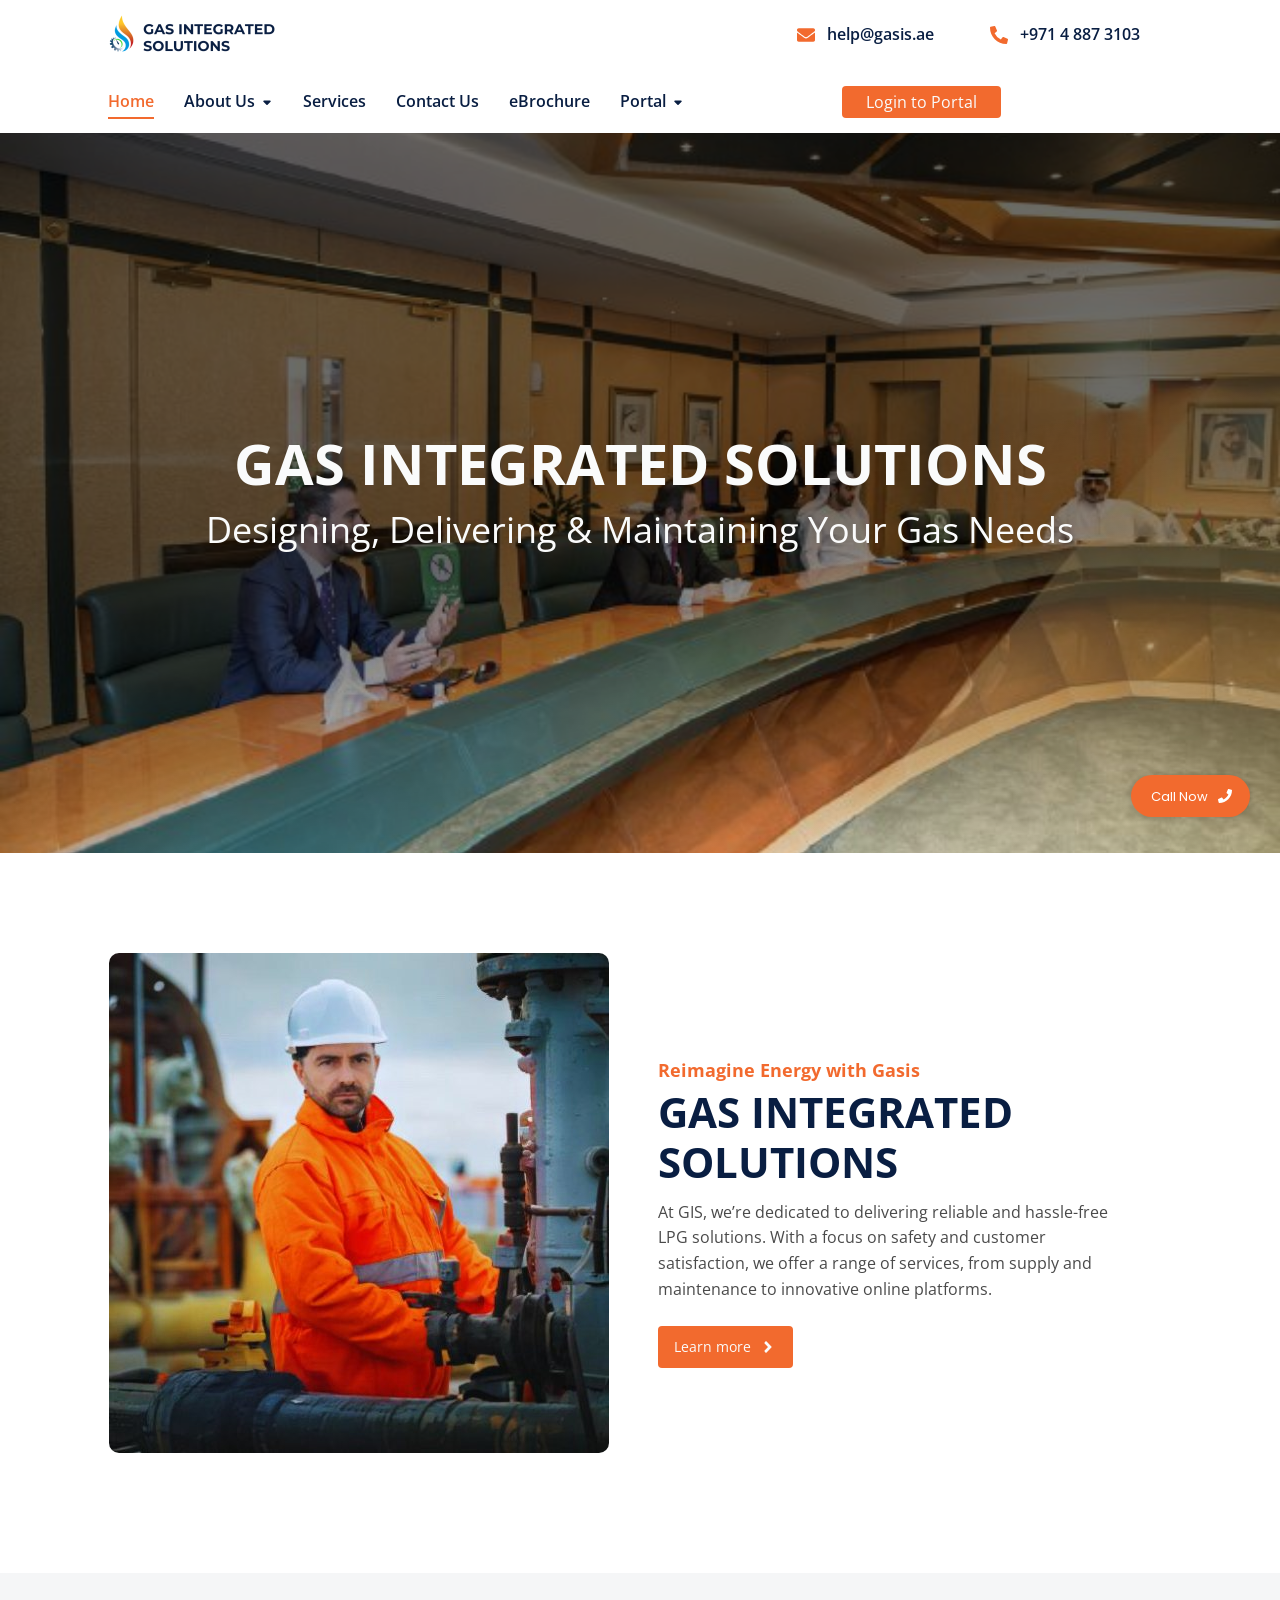
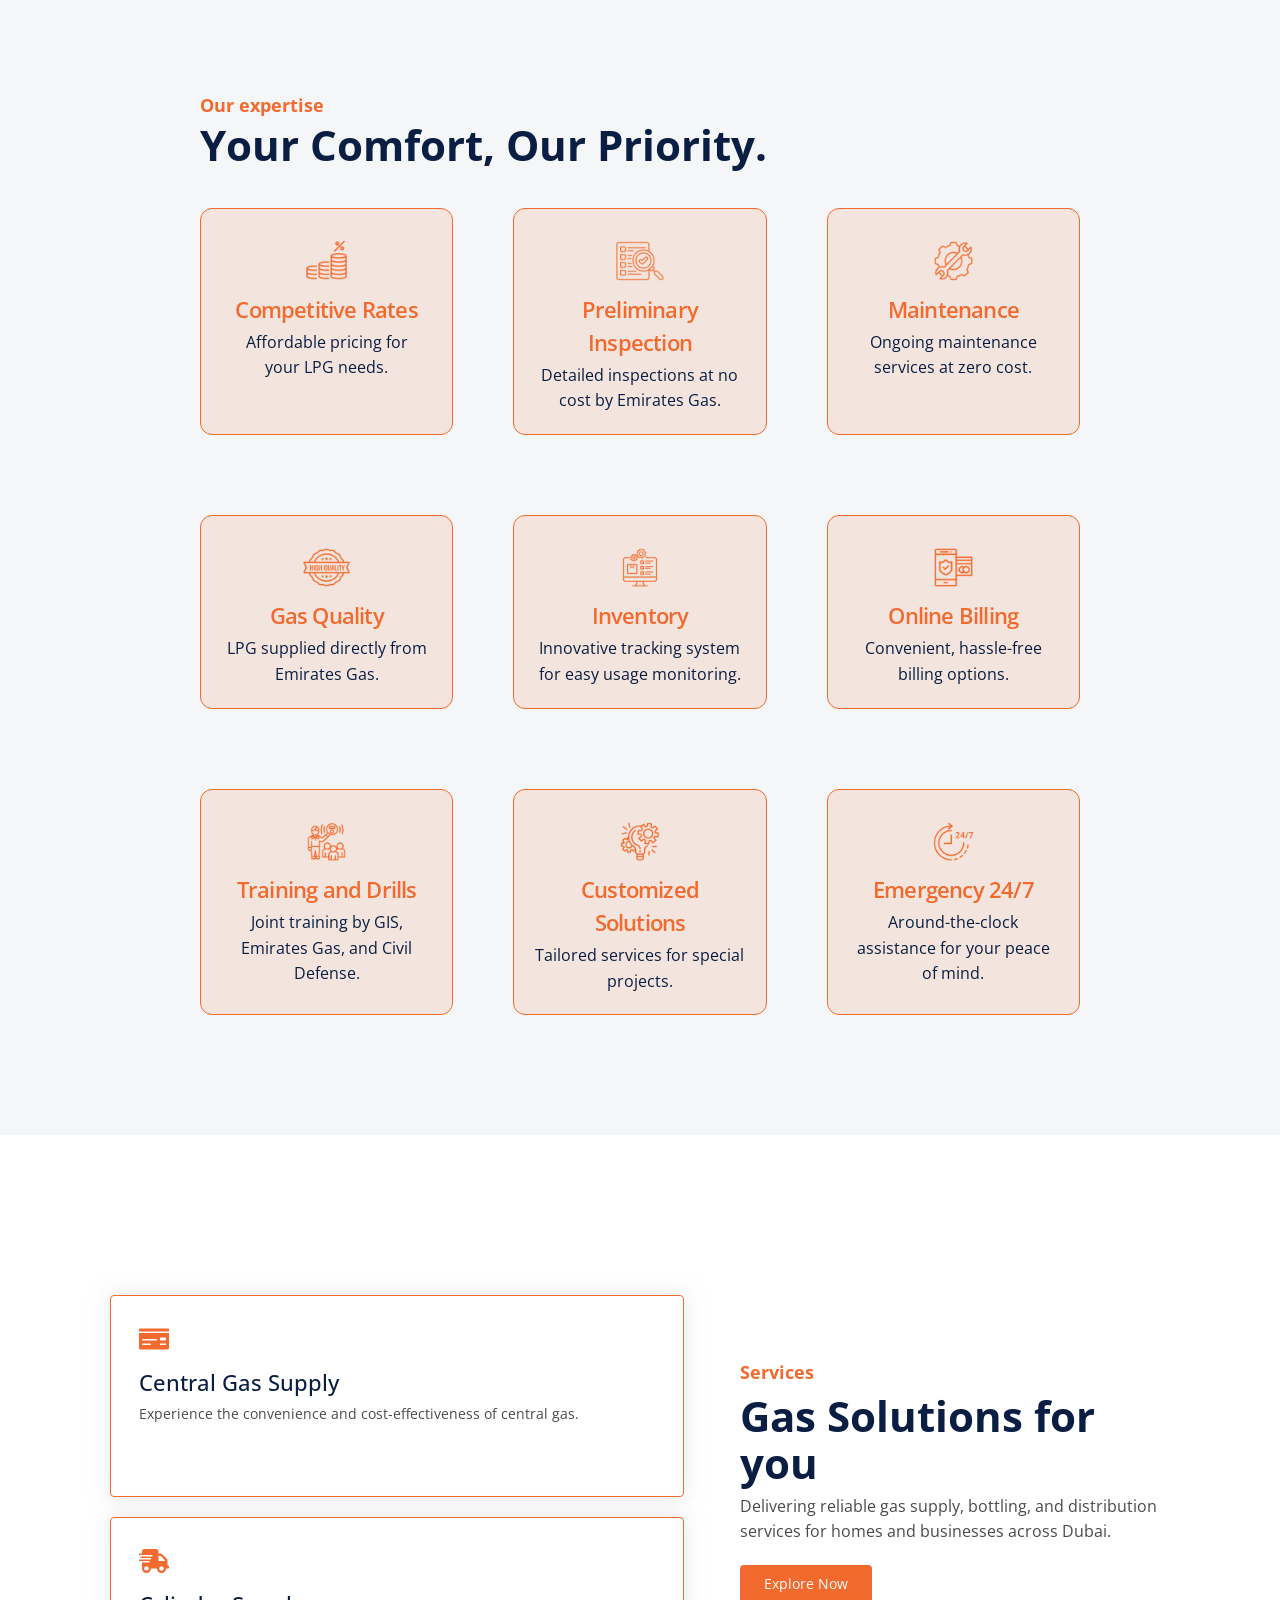
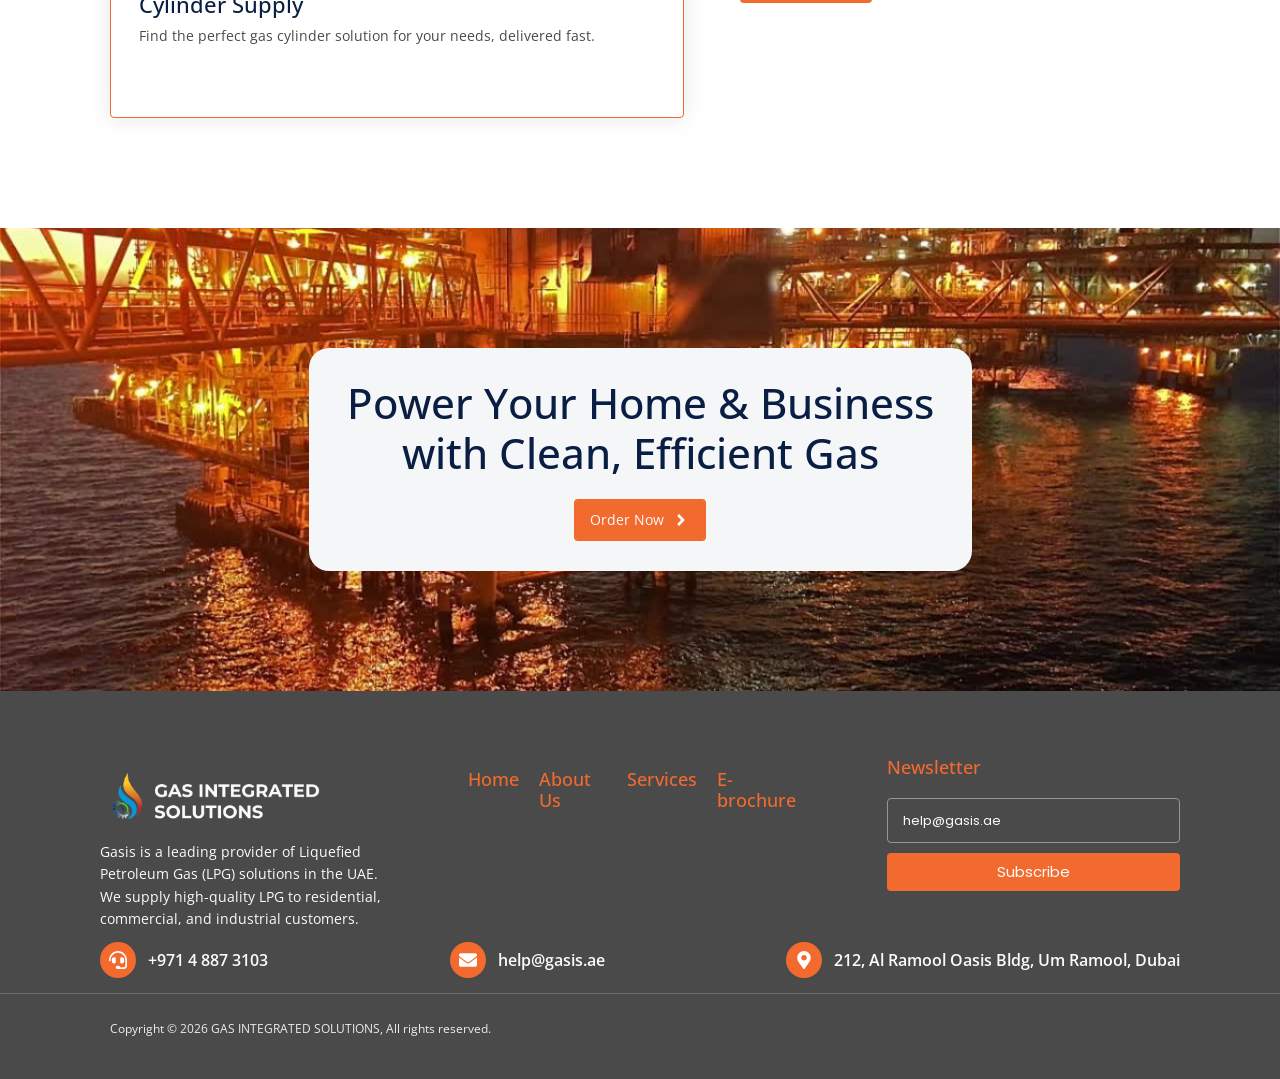
<file: index.html>
<!DOCTYPE html>
<html lang="en" class="no-js">
<head>
  <meta charset="utf-8">
  <meta name="viewport" content="width=device-width, initial-scale=1">
  <title>Gas Integrated Solutions</title>
  <meta name="description" content="Gas Integrated Solutions (GASIS) — designing, delivering and maintaining reliable, hassle-free LPG solutions for homes and businesses across Dubai and the UAE.">
  <link rel="canonical" href="https://gasis.ae/">
  <meta property="og:type" content="website">
  <meta property="og:site_name" content="Gas Integrated Solutions">
  <meta property="og:title" content="Gas Integrated Solutions">
  <meta property="og:description" content="Gas Integrated Solutions (GASIS) — designing, delivering and maintaining reliable, hassle-free LPG solutions for homes and businesses across Dubai and the UAE.">
  <meta property="og:url" content="https://gasis.ae/">
  <meta property="og:image" content="https://gasis.ae/assets/img/hero-team.jpg">
  <meta name="theme-color" content="#F26A2E">
  <link rel="icon" href="/assets/img/favicon.png" type="image/png">
  <link rel="apple-touch-icon" href="/assets/img/favicon.png">
  <link rel="preload" href="/assets/fonts/OpenSans-400-latin.woff2" as="font" type="font/woff2" crossorigin>
  <link rel="preload" href="/assets/fonts/OpenSans-600-latin.woff2" as="font" type="font/woff2" crossorigin>
  <link rel="preload" href="/assets/fonts/OpenSans-700-latin.woff2" as="font" type="font/woff2" crossorigin>
  <link rel="stylesheet" href="/assets/css/fonts.css">
  <link rel="stylesheet" href="/assets/css/style.css">
  <script>document.documentElement.className = document.documentElement.className.replace('no-js', 'js');</script>
</head>
<body class="page-home">
<header class="site-header">
  <div class="topbar container">
    <a class="logo" href="/" aria-label="Gas Integrated Solutions — home">
      <img src="/assets/img/logo.png" alt="Gas Integrated Solutions" width="200" height="50">
    </a>
    <div class="topbar-contact">
      <a class="contact-item" href="mailto:help@gasis.ae"><svg class="icon icon-envelope" viewBox="0 0 512 512" aria-hidden="true" focusable="false"><path d="M502.3 190.8c3.9-3.1 9.7-.2 9.7 4.7V400c0 26.5-21.5 48-48 48H48c-26.5 0-48-21.5-48-48V195.6c0-5 5.7-7.8 9.7-4.7 22.4 17.4 52.1 39.5 154.1 113.6 21.1 15.4 56.7 47.8 92.2 47.6 35.7.3 72-32.8 92.3-47.6 102-74.1 131.6-96.3 154-113.7zM256 320c23.2.4 56.6-29.2 73.4-41.4 132.7-96.3 142.8-104.7 173.4-128.7 5.8-4.5 9.2-11.5 9.2-18.9v-19c0-26.5-21.5-48-48-48H48C21.5 64 0 85.5 0 112v19c0 7.4 3.4 14.3 9.2 18.9 30.6 23.9 40.7 32.4 173.4 128.7 16.8 12.2 50.2 41.8 73.4 41.4z"/></svg><span>help@gasis.ae</span></a>
      <a class="contact-item" href="tel:+97148873103"><svg class="icon icon-phone-alt" viewBox="0 0 512 512" aria-hidden="true" focusable="false"><path d="M497.39 361.8l-112-48a24 24 0 0 0-28 6.9l-49.6 60.6A370.66 370.66 0 0 1 130.6 204.11l60.6-49.6a23.94 23.94 0 0 0 6.9-28l-48-112A24.16 24.16 0 0 0 122.6.61l-104 24A24 24 0 0 0 0 48c0 256.5 207.9 464 464 464a24 24 0 0 0 23.4-18.6l24-104a24.29 24.29 0 0 0-14.01-27.6z"/></svg><span>+971 4 887 3103</span></a>
    </div>
  </div>
  <div class="navbar container">
    <nav class="main-nav" aria-label="Main navigation">
      <button class="nav-toggle" type="button" aria-expanded="false" aria-controls="primary-menu">
        <span></span><span></span><span></span><span class="sr-only">Menu</span>
      </button>
      <ul id="primary-menu" class="menu">
        <li class="menu-item">
          <a class="menu-link is-active" href="/" aria-current="page">Home</a>
        </li>
        <li class="menu-item has-children">
          <a class="menu-link" href="/about-us/">About Us<svg class="icon icon-caret-down" viewBox="0 0 320 512" aria-hidden="true" focusable="false"><path d="M137.4 374.6c12.5 12.5 32.8 12.5 45.3 0l128-128c9.2-9.2 11.9-22.9 6.9-34.9s-16.6-19.8-29.6-19.8L32 192c-12.9 0-24.6 7.8-29.6 19.8s-2.2 25.7 6.9 34.9l128 128z"/></svg></a>
          <ul class="sub-menu">
            <li><a href="/about-us/">About Gasis</a></li>
            <li><a href="/message-from-management/">Message from MD</a></li>
          </ul>
        </li>
        <li class="menu-item">
          <a class="menu-link" href="/services/">Services</a>
        </li>
        <li class="menu-item">
          <a class="menu-link" href="/contact-us/">Contact Us</a>
        </li>
        <li class="menu-item">
          <a class="menu-link" href="/GIS%20Company%20Profile.pdf">eBrochure</a>
        </li>
        <li class="menu-item has-children">
          <a class="menu-link" href="https://erp.gasis.ae/login#login">Portal<svg class="icon icon-caret-down" viewBox="0 0 320 512" aria-hidden="true" focusable="false"><path d="M137.4 374.6c12.5 12.5 32.8 12.5 45.3 0l128-128c9.2-9.2 11.9-22.9 6.9-34.9s-16.6-19.8-29.6-19.8L32 192c-12.9 0-24.6 7.8-29.6 19.8s-2.2 25.7 6.9 34.9l128 128z"/></svg></a>
          <ul class="sub-menu">
            <li><a href="https://billing.gasis.ae/Account/SignUp">Registration</a></li>
            <li><a href="https://billing.gasis.ae/Account/Login">Login</a></li>
          </ul>
        </li>
      </ul>
    </nav>
    <div class="nav-cta">
      <a class="btn btn-portal" href="https://billing.gasis.ae/Account/Login">Login to Portal</a>
    </div>
  </div>
</header>
<main id="main">
<section class="hero" aria-label="Introduction">
  <div class="hero-slides" data-slideshow data-duration="5000" aria-hidden="true">
    <div class="slide" style="background-image:url('/assets/img/hero-meeting.jpg')"></div>
    <div class="slide" style="background-image:url('/assets/img/hero-team.jpg')"></div>
  </div>
  <div class="hero-overlay" aria-hidden="true"></div>
  <div class="hero-content">
    <h1 class="hero-title">GAS INTEGRATED SOLUTIONS</h1>
    <p class="hero-subtitle">Designing, Delivering &amp; Maintaining Your Gas Needs</p>
  </div>
</section>

<section class="about container" aria-labelledby="about-title">
  <div class="about-media" data-animate="slideInRight">
    <img src="/assets/img/about-worker.jpg" width="500" height="500" alt="GASIS technician working on a gas installation">
  </div>
  <div class="about-text" data-animate="fadeIn">
    <p class="eyebrow">Reimagine Energy with Gasis</p>
    <h2 id="about-title">GAS INTEGRATED <br>SOLUTIONS</h2>
    <p>At GIS, we’re dedicated to delivering reliable and hassle-free LPG solutions. With a focus on safety and customer satisfaction, we offer a range of services, from supply and maintenance to innovative online platforms.</p>
    <a class="btn btn-icon" href="/about-us/"><span>Learn more</span><svg class="icon icon-angle-right" viewBox="0 0 256 512" aria-hidden="true" focusable="false"><path d="M224.3 273l-136 136c-9.4 9.4-24.6 9.4-33.9 0l-22.6-22.6c-9.4-9.4-9.4-24.6 0-33.9l96.4-96.4-96.4-96.4c-9.4-9.4-9.4-24.6 0-33.9L54.3 103c9.4-9.4 24.6-9.4 33.9 0l136 136c9.5 9.4 9.5 24.6.1 34z"/></svg></a>
  </div>
</section>

<section class="expertise" aria-labelledby="expertise-title">
  <div class="container">
    <div class="section-heading">
      <p class="eyebrow">Our expertise</p>
      <h2 id="expertise-title">Your Comfort, Our Priority.</h2>
    </div>
    <div class="cards">
      <article class="card">
        <img src="/assets/img/icon-competitive-rates.png" width="76" height="76" alt="" loading="lazy">
        <h3>Competitive Rates</h3>
        <p>Affordable pricing for<br>your LPG needs.</p>
      </article>
      <article class="card">
        <img src="/assets/img/icon-inspection.png" width="76" height="76" alt="" loading="lazy">
        <h3>Preliminary Inspection</h3>
        <p>Detailed inspections at no cost by Emirates Gas.</p>
      </article>
      <article class="card">
        <img src="/assets/img/icon-maintenance.png" width="76" height="76" alt="" loading="lazy">
        <h3>Maintenance</h3>
        <p>Ongoing maintenance services at zero cost.</p>
      </article>
      <article class="card">
        <img src="/assets/img/icon-gas-quality.png" width="76" height="76" alt="" loading="lazy">
        <h3>Gas Quality</h3>
        <p>LPG supplied directly from Emirates Gas.</p>
      </article>
      <article class="card">
        <img src="/assets/img/icon-inventory.png" width="76" height="76" alt="" loading="lazy">
        <h3>Inventory</h3>
        <p>Innovative tracking system for easy usage monitoring.</p>
      </article>
      <article class="card">
        <img src="/assets/img/icon-online-billing.png" width="76" height="76" alt="" loading="lazy">
        <h3>Online Billing</h3>
        <p>Convenient, hassle-free billing options.</p>
      </article>
      <article class="card">
        <img src="/assets/img/icon-training.png" width="76" height="76" alt="" loading="lazy">
        <h3>Training and Drills</h3>
        <p>Joint training by GIS, Emirates Gas, and Civil Defense.</p>
      </article>
      <article class="card">
        <img src="/assets/img/icon-customized.png" width="76" height="76" alt="" loading="lazy">
        <h3>Customized Solutions</h3>
        <p>Tailored services for special projects.</p>
      </article>
      <article class="card">
        <img src="/assets/img/icon-emergency.png" width="76" height="76" alt="" loading="lazy">
        <h3>Emergency 24/7</h3>
        <p>Around-the-clock assistance for your peace of mind.</p>
      </article>
    </div>
  </div>
</section>

<section class="services-home container" aria-labelledby="services-title">
  <div class="service-boxes">
    <article class="service-box">
      <svg class="icon icon-money-check" viewBox="0 0 640 512" aria-hidden="true" focusable="false"><path d="M0 448c0 17.67 14.33 32 32 32h576c17.67 0 32-14.33 32-32V128H0v320zm448-208c0-8.84 7.16-16 16-16h96c8.84 0 16 7.16 16 16v32c0 8.84-7.16 16-16 16h-96c-8.84 0-16-7.16-16-16v-32zm0 120c0-4.42 3.58-8 8-8h112c4.42 0 8 3.58 8 8v16c0 4.42-3.58 8-8 8H456c-4.42 0-8-3.58-8-8v-16zM64 264c0-4.42 3.58-8 8-8h304c4.42 0 8 3.58 8 8v16c0 4.42-3.58 8-8 8H72c-4.42 0-8-3.58-8-8v-16zm0 96c0-4.42 3.58-8 8-8h176c4.42 0 8 3.58 8 8v16c0 4.42-3.58 8-8 8H72c-4.42 0-8-3.58-8-8v-16zM624 32H16C7.16 32 0 39.16 0 48v48h640V48c0-8.84-7.16-16-16-16z"/></svg>
      <h3>Central Gas Supply</h3>
      <p>Experience the convenience and cost-effectiveness of central gas.</p>
    </article>
    <article class="service-box">
      <svg class="icon icon-shipping-fast" viewBox="0 0 640 512" aria-hidden="true" focusable="false"><path d="M624 352h-16V243.9c0-12.7-5.1-24.9-14.1-33.9L494 110.1c-9-9-21.2-14.1-33.9-14.1H416V48c0-26.5-21.5-48-48-48H112C85.5 0 64 21.5 64 48v48H8c-4.4 0-8 3.6-8 8v16c0 4.4 3.6 8 8 8h272c4.4 0 8 3.6 8 8v16c0 4.4-3.6 8-8 8H40c-4.4 0-8 3.6-8 8v16c0 4.4 3.6 8 8 8h208c4.4 0 8 3.6 8 8v16c0 4.4-3.6 8-8 8H8c-4.4 0-8 3.6-8 8v16c0 4.4 3.6 8 8 8h208c4.4 0 8 3.6 8 8v16c0 4.4-3.6 8-8 8H64v128c0 53 43 96 96 96s96-43 96-96h128c0 53 43 96 96 96s96-43 96-96h48c8.8 0 16-7.2 16-16v-32c0-8.8-7.2-16-16-16zM160 464c-26.5 0-48-21.5-48-48s21.5-48 48-48 48 21.5 48 48-21.5 48-48 48zm320 0c-26.5 0-48-21.5-48-48s21.5-48 48-48 48 21.5 48 48-21.5 48-48 48zm80-208H416V144h44.1l99.9 99.9V256z"/></svg>
      <h3>Cylinder Supply</h3>
      <p>Find the perfect gas cylinder solution for your needs, delivered fast.</p>
    </article>
  </div>
  <div class="services-text">
    <p class="eyebrow">Services</p>
    <h2 id="services-title">Gas Solutions for you</h2>
    <p>Delivering reliable gas supply, bottling, and distribution services for homes and businesses across Dubai.</p>
    <a class="btn" href="/services/">Explore Now</a>
  </div>
</section>

<section class="cta" aria-labelledby="cta-title">
  <div class="cta-card" data-animate="fadeInUp" data-delay="500">
    <h2 id="cta-title">Power Your Home &amp; Business with Clean, Efficient Gas</h2>
    <a class="btn btn-icon" href="/contact-us/"><span>Order Now</span><svg class="icon icon-angle-right" viewBox="0 0 256 512" aria-hidden="true" focusable="false"><path d="M224.3 273l-136 136c-9.4 9.4-24.6 9.4-33.9 0l-22.6-22.6c-9.4-9.4-9.4-24.6 0-33.9l96.4-96.4-96.4-96.4c-9.4-9.4-9.4-24.6 0-33.9L54.3 103c9.4-9.4 24.6-9.4 33.9 0l136 136c9.5 9.4 9.5 24.6.1 34z"/></svg></a>
  </div>
</section>
</main>
<footer class="site-footer">
  <div class="container footer-top">
    <div class="footer-brand">
      <a href="/" aria-label="Gas Integrated Solutions — home">
        <img src="/assets/img/logo-footer.png" alt="Gas Integrated Solutions" width="251" height="84" loading="lazy">
      </a>
      <p>Gasis is a leading provider of Liquefied Petroleum Gas (LPG) solutions in the UAE. We supply high-quality LPG to residential, commercial, and industrial customers.</p>
    </div>
    <nav class="footer-links" aria-label="Footer navigation">
      <a href="/">Home</a>
      <a href="/about-us/">About Us</a>
      <a href="/services/">Services</a>
      <a href="/GIS%20Company%20Profile.pdf">E-brochure</a>
    </nav>
    <div class="footer-newsletter">
      <h2 class="footer-heading">Newsletter</h2>
      <form class="newsletter-form" data-form="newsletter" novalidate>
        <input type="email" name="email" placeholder="help@gasis.ae" aria-label="Your email address" autocomplete="email" required>
        <button type="submit" data-loading="Subscribing...">Subscribe</button>
        <p class="form-message" role="status" aria-live="polite"></p>
      </form>
    </div>
  </div>

  <div class="container footer-contact">
    <a class="footer-contact-item" href="tel:+97148873103"><span class="circle-icon"><svg class="icon icon-headset" viewBox="0 0 512 512" aria-hidden="true" focusable="false"><path d="M192 208c0-17.67-14.33-32-32-32h-16c-35.35 0-64 28.65-64 64v48c0 35.35 28.65 64 64 64h16c17.67 0 32-14.33 32-32V208zm176 144c35.35 0 64-28.65 64-64v-48c0-35.35-28.65-64-64-64h-16c-17.67 0-32 14.33-32 32v112c0 17.67 14.33 32 32 32h16zM256 0C113.18 0 4.58 118.83 0 256v16c0 8.84 7.16 16 16 16h16c8.84 0 16-7.16 16-16v-16c0-114.69 93.31-208 208-208s208 93.31 208 208h-.12c.08 2.43.12 165.72.12 165.72 0 23.35-18.93 42.28-42.28 42.28H320c0-26.51-21.49-48-48-48h-32c-26.51 0-48 21.49-48 48s21.49 48 48 48h181.72c49.86 0 90.28-40.42 90.28-90.28V256C507.42 118.83 398.82 0 256 0z"/></svg></span><span>+971 4 887 3103</span></a>
    <a class="footer-contact-item" href="mailto:help@gasis.ae"><span class="circle-icon"><svg class="icon icon-envelope" viewBox="0 0 512 512" aria-hidden="true" focusable="false"><path d="M502.3 190.8c3.9-3.1 9.7-.2 9.7 4.7V400c0 26.5-21.5 48-48 48H48c-26.5 0-48-21.5-48-48V195.6c0-5 5.7-7.8 9.7-4.7 22.4 17.4 52.1 39.5 154.1 113.6 21.1 15.4 56.7 47.8 92.2 47.6 35.7.3 72-32.8 92.3-47.6 102-74.1 131.6-96.3 154-113.7zM256 320c23.2.4 56.6-29.2 73.4-41.4 132.7-96.3 142.8-104.7 173.4-128.7 5.8-4.5 9.2-11.5 9.2-18.9v-19c0-26.5-21.5-48-48-48H48C21.5 64 0 85.5 0 112v19c0 7.4 3.4 14.3 9.2 18.9 30.6 23.9 40.7 32.4 173.4 128.7 16.8 12.2 50.2 41.8 73.4 41.4z"/></svg></span><span>help@gasis.ae</span></a>
    <span class="footer-contact-item"><span class="circle-icon"><svg class="icon icon-map-marker-alt" viewBox="0 0 384 512" aria-hidden="true" focusable="false"><path d="M172.268 501.67C26.97 291.031 0 269.413 0 192 0 85.961 85.961 0 192 0s192 85.961 192 192c0 77.413-26.97 99.031-172.268 309.67-9.535 13.774-29.93 13.773-39.464 0zM192 272c44.183 0 80-35.817 80-80s-35.817-80-80-80-80 35.817-80 80 35.817 80 80 80z"/></svg></span><span>212, Al Ramool Oasis Bldg, Um Ramool, Dubai</span></span>
  </div>

  <hr class="footer-divider">

  <div class="container footer-bottom">
    <p>Copyright © <span data-year>2026</span> GAS INTEGRATED SOLUTIONS, All rights reserved.</p>
  </div>
</footer>

<a class="call-now" href="tel:+97148833967"><span>Call Now</span><svg class="icon icon-phone" viewBox="0 0 512 512" aria-hidden="true" focusable="false"><path d="M493.4 24.6l-104-24c-11.3-2.6-22.9 3.3-27.5 13.9l-48 112c-4.2 9.8-1.4 21.3 6.9 28l60.6 49.6c-36 76.7-98.9 140.5-177.2 177.2l-49.6-60.6c-6.8-8.3-18.2-11.1-28-6.9l-112 48C3.9 366.5-2 378.1.6 389.4l24 104C27.1 504.2 36.7 512 48 512c256.1 0 464-207.5 464-464 0-11.2-7.7-20.9-18.6-23.4z"/></svg></a>
<button class="back-to-top" type="button" aria-label="Back to top"><svg class="icon icon-chevron-up" viewBox="0 0 448 512" aria-hidden="true" focusable="false"><path d="M240.971 130.524l194.343 194.343c9.373 9.373 9.373 24.569 0 33.941l-22.667 22.667c-9.357 9.357-24.522 9.375-33.901.04L224 227.495 69.255 381.516c-9.379 9.335-24.544 9.317-33.901-.04l-22.667-22.667c-9.373-9.373-9.373-24.569 0-33.941L207.03 130.525c9.372-9.373 24.568-9.373 33.941-.001z"/></svg></button>
<script src="/assets/js/config.js"></script>
<script src="/assets/js/main.js" defer></script>
</body>
</html>
</file>
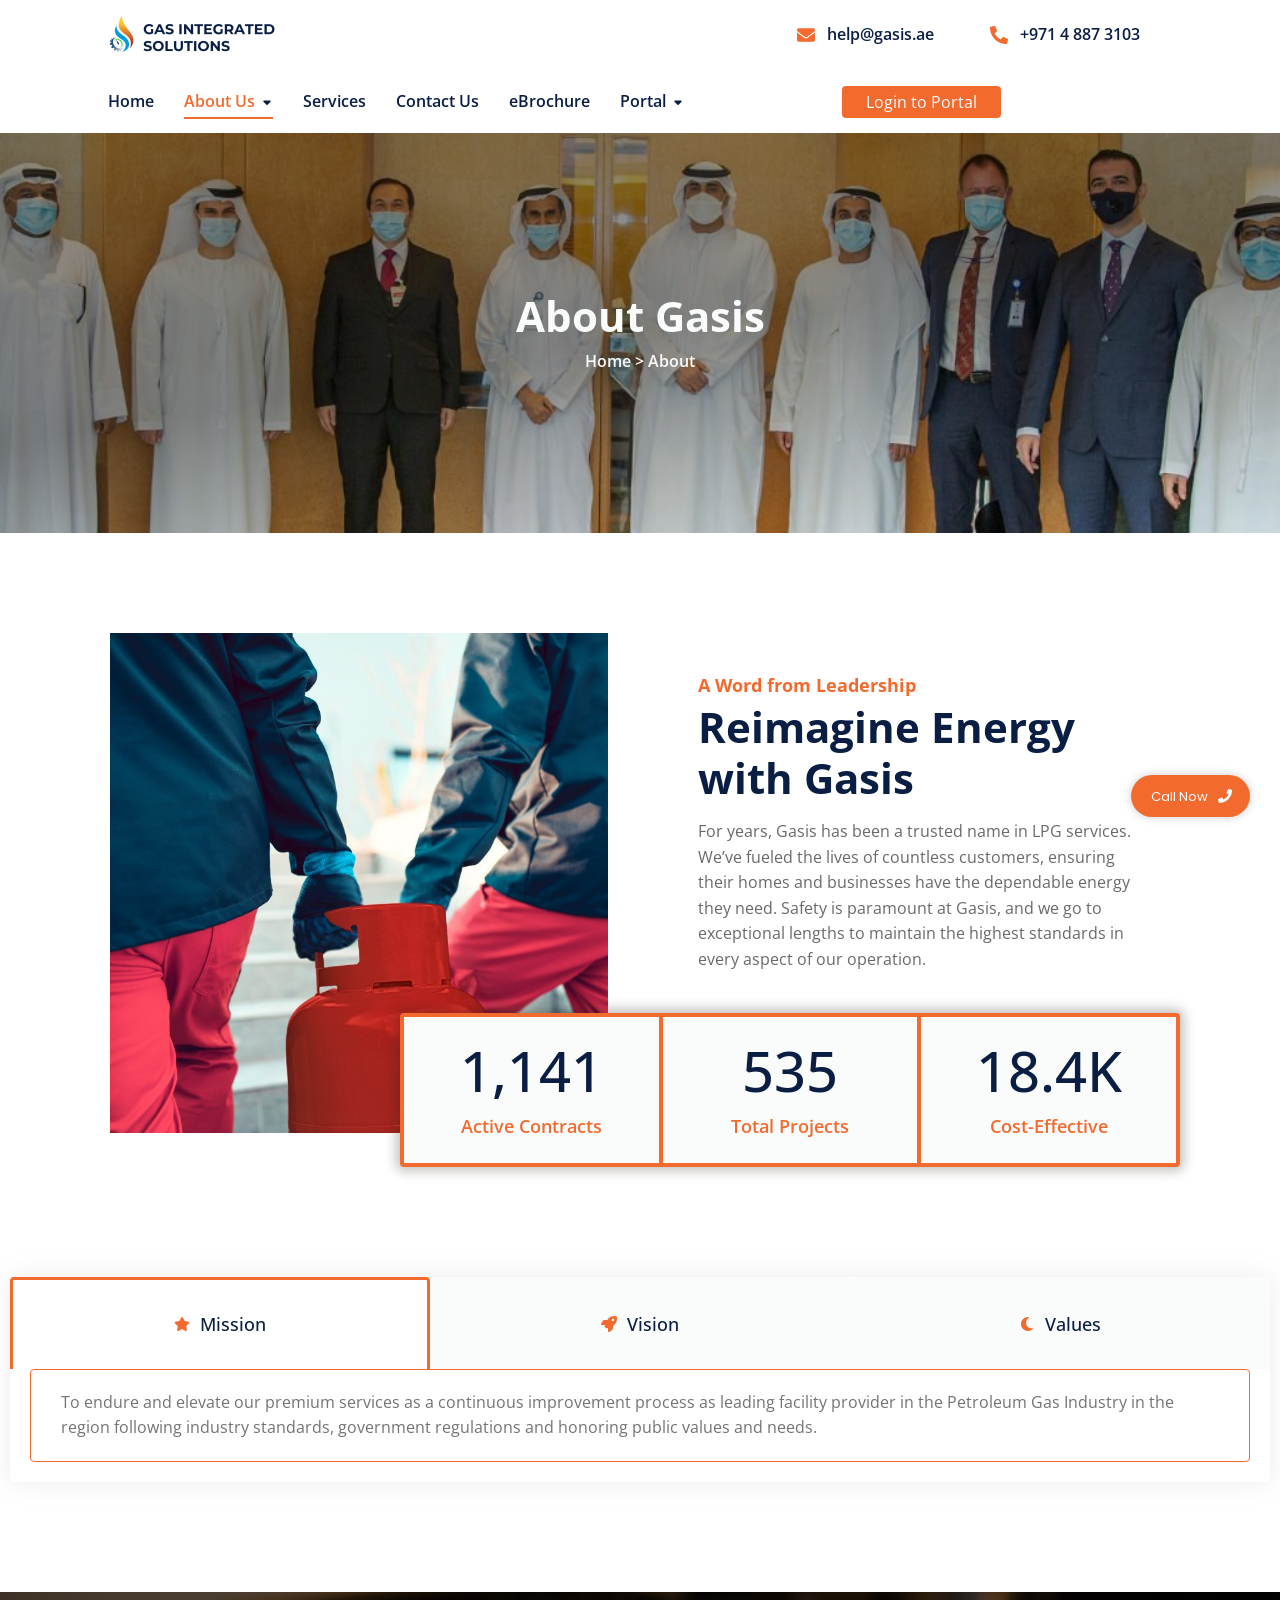
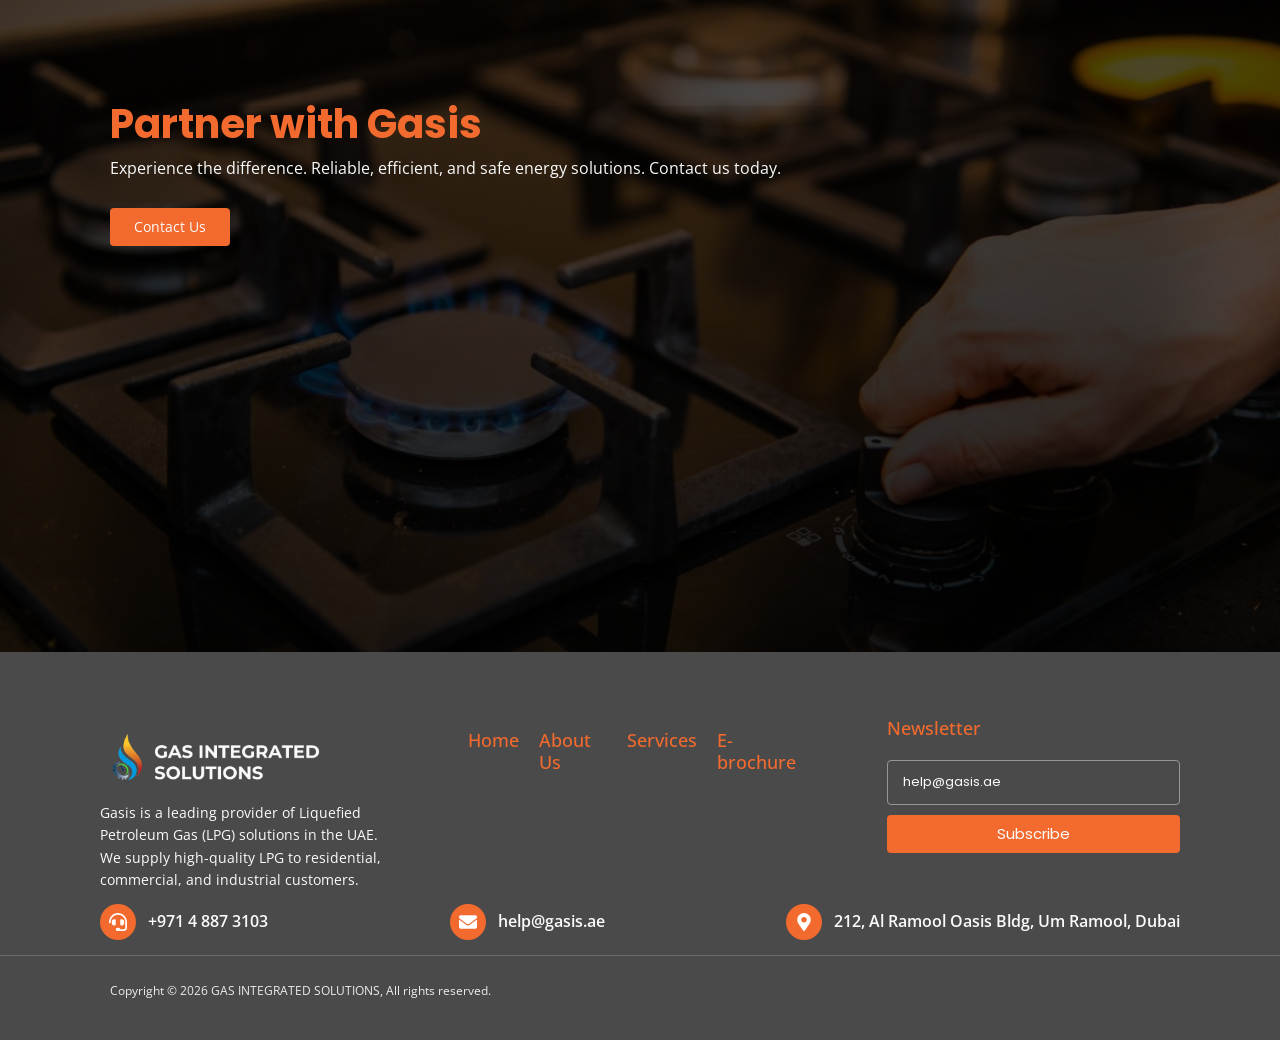
<file: about-us-2/index.html>
<!DOCTYPE html>
<html lang="en">
<head>
  <meta charset="utf-8">
  <title>About Us – Gas Integrated Solutions</title>
  <meta name="robots" content="noindex">
  <link rel="canonical" href="https://gasis.ae/about-us/">
  <meta http-equiv="refresh" content="0; url=/about-us/">
  <script>window.location.replace('/about-us/');</script>
</head>
<body>
  <p>Redirecting to <a href="/about-us/">About Gasis</a>…</p>
</body>
</html>
</file>
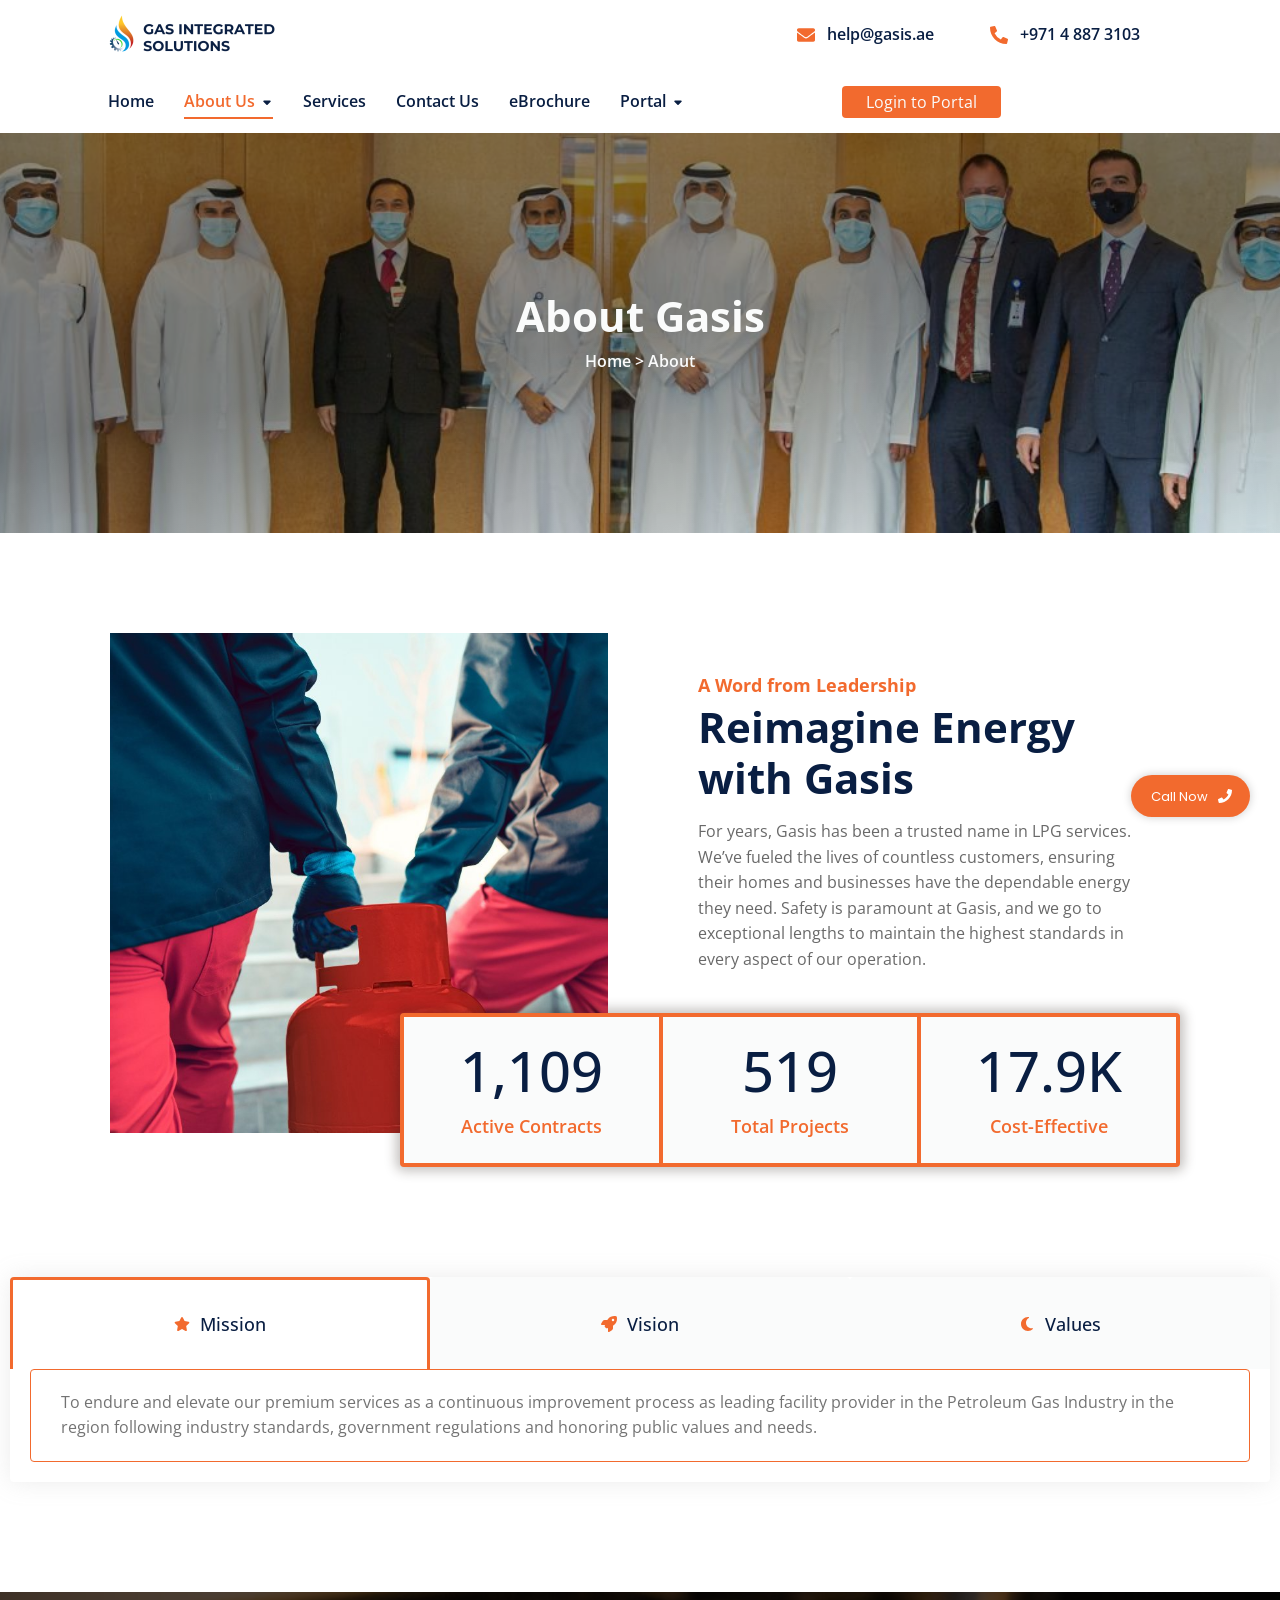
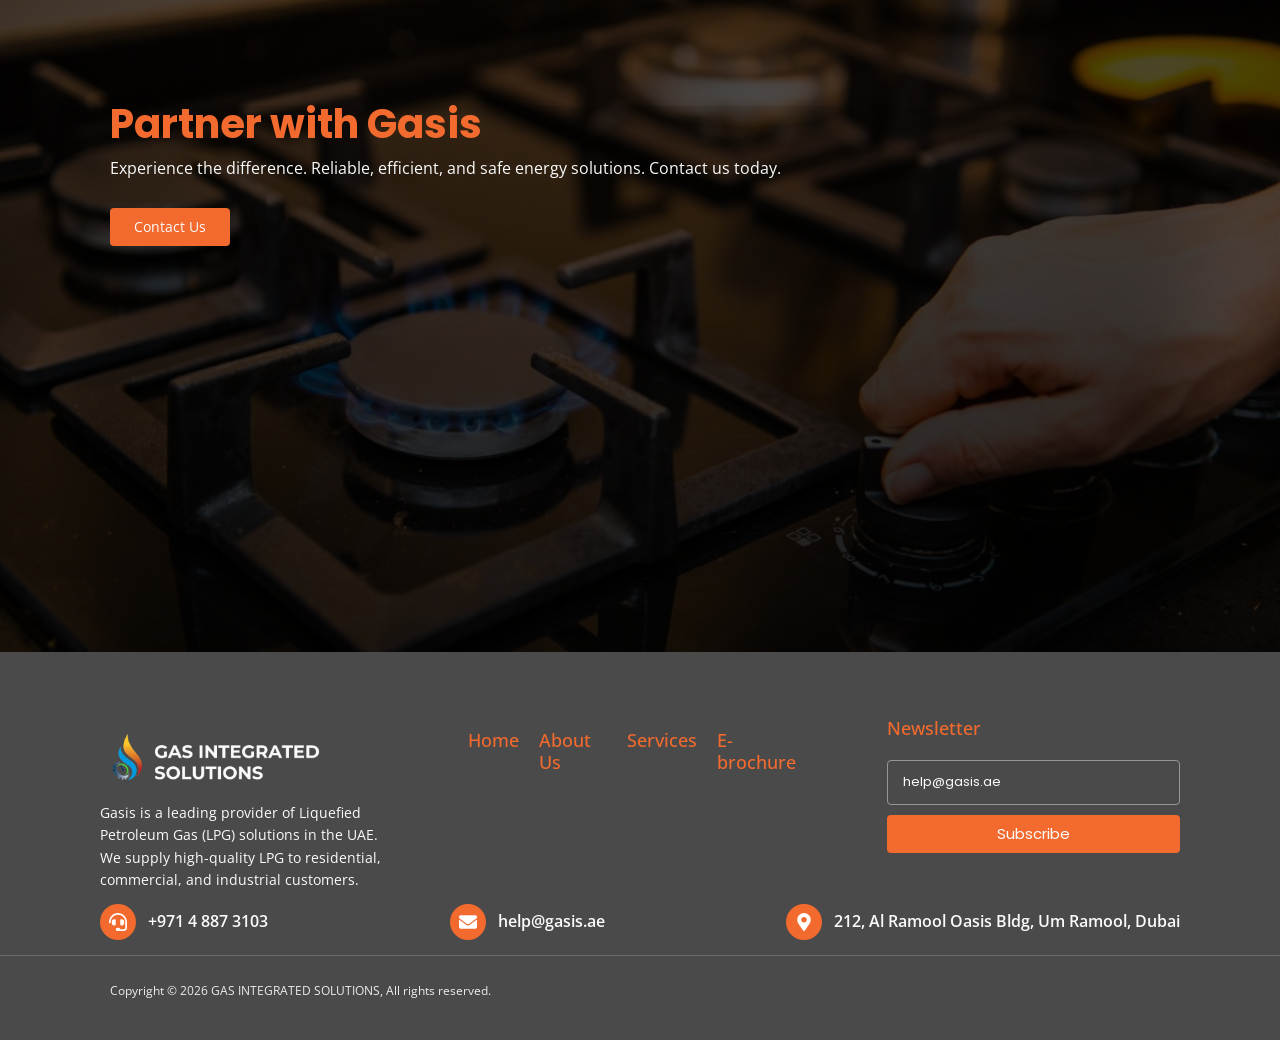
<file: about-us/index.html>
<!DOCTYPE html>
<html lang="en" class="no-js">
<head>
  <meta charset="utf-8">
  <meta name="viewport" content="width=device-width, initial-scale=1">
  <title>About Gasis – Gas Integrated Solutions</title>
  <meta name="description" content="For years, Gasis has been a trusted name in LPG services in the UAE. Learn about our mission, vision and values.">
  <link rel="canonical" href="https://gasis.ae/about-us/">
  <meta property="og:type" content="website">
  <meta property="og:site_name" content="Gas Integrated Solutions">
  <meta property="og:title" content="About Gasis – Gas Integrated Solutions">
  <meta property="og:description" content="For years, Gasis has been a trusted name in LPG services in the UAE. Learn about our mission, vision and values.">
  <meta property="og:url" content="https://gasis.ae/about-us/">
  <meta property="og:image" content="https://gasis.ae/assets/img/hero-team.jpg">
  <meta name="theme-color" content="#F26A2E">
  <link rel="icon" href="/assets/img/favicon.png" type="image/png">
  <link rel="apple-touch-icon" href="/assets/img/favicon.png">
  <link rel="preload" href="/assets/fonts/OpenSans-400-latin.woff2" as="font" type="font/woff2" crossorigin>
  <link rel="preload" href="/assets/fonts/OpenSans-600-latin.woff2" as="font" type="font/woff2" crossorigin>
  <link rel="preload" href="/assets/fonts/OpenSans-700-latin.woff2" as="font" type="font/woff2" crossorigin>
  <link rel="stylesheet" href="/assets/css/fonts.css">
  <link rel="stylesheet" href="/assets/css/style.css">
  <script>document.documentElement.className = document.documentElement.className.replace('no-js', 'js');</script>
</head>
<body class="page-about">
<header class="site-header">
  <div class="topbar container">
    <a class="logo" href="/" aria-label="Gas Integrated Solutions — home">
      <img src="/assets/img/logo.png" alt="Gas Integrated Solutions" width="200" height="50">
    </a>
    <div class="topbar-contact">
      <a class="contact-item" href="mailto:help@gasis.ae"><svg class="icon icon-envelope" viewBox="0 0 512 512" aria-hidden="true" focusable="false"><path d="M502.3 190.8c3.9-3.1 9.7-.2 9.7 4.7V400c0 26.5-21.5 48-48 48H48c-26.5 0-48-21.5-48-48V195.6c0-5 5.7-7.8 9.7-4.7 22.4 17.4 52.1 39.5 154.1 113.6 21.1 15.4 56.7 47.8 92.2 47.6 35.7.3 72-32.8 92.3-47.6 102-74.1 131.6-96.3 154-113.7zM256 320c23.2.4 56.6-29.2 73.4-41.4 132.7-96.3 142.8-104.7 173.4-128.7 5.8-4.5 9.2-11.5 9.2-18.9v-19c0-26.5-21.5-48-48-48H48C21.5 64 0 85.5 0 112v19c0 7.4 3.4 14.3 9.2 18.9 30.6 23.9 40.7 32.4 173.4 128.7 16.8 12.2 50.2 41.8 73.4 41.4z"/></svg><span>help@gasis.ae</span></a>
      <a class="contact-item" href="tel:+97148873103"><svg class="icon icon-phone-alt" viewBox="0 0 512 512" aria-hidden="true" focusable="false"><path d="M497.39 361.8l-112-48a24 24 0 0 0-28 6.9l-49.6 60.6A370.66 370.66 0 0 1 130.6 204.11l60.6-49.6a23.94 23.94 0 0 0 6.9-28l-48-112A24.16 24.16 0 0 0 122.6.61l-104 24A24 24 0 0 0 0 48c0 256.5 207.9 464 464 464a24 24 0 0 0 23.4-18.6l24-104a24.29 24.29 0 0 0-14.01-27.6z"/></svg><span>+971 4 887 3103</span></a>
    </div>
  </div>
  <div class="navbar container">
    <nav class="main-nav" aria-label="Main navigation">
      <button class="nav-toggle" type="button" aria-expanded="false" aria-controls="primary-menu">
        <span></span><span></span><span></span><span class="sr-only">Menu</span>
      </button>
      <ul id="primary-menu" class="menu">
        <li class="menu-item">
          <a class="menu-link" href="/">Home</a>
        </li>
        <li class="menu-item has-children">
          <a class="menu-link is-active" href="/about-us/">About Us<svg class="icon icon-caret-down" viewBox="0 0 320 512" aria-hidden="true" focusable="false"><path d="M137.4 374.6c12.5 12.5 32.8 12.5 45.3 0l128-128c9.2-9.2 11.9-22.9 6.9-34.9s-16.6-19.8-29.6-19.8L32 192c-12.9 0-24.6 7.8-29.6 19.8s-2.2 25.7 6.9 34.9l128 128z"/></svg></a>
          <ul class="sub-menu">
            <li><a href="/about-us/" class="is-active" aria-current="page">About Gasis</a></li>
            <li><a href="/message-from-management/">Message from MD</a></li>
          </ul>
        </li>
        <li class="menu-item">
          <a class="menu-link" href="/services/">Services</a>
        </li>
        <li class="menu-item">
          <a class="menu-link" href="/contact-us/">Contact Us</a>
        </li>
        <li class="menu-item">
          <a class="menu-link" href="/GIS%20Company%20Profile.pdf">eBrochure</a>
        </li>
        <li class="menu-item has-children">
          <a class="menu-link" href="https://erp.gasis.ae/login#login">Portal<svg class="icon icon-caret-down" viewBox="0 0 320 512" aria-hidden="true" focusable="false"><path d="M137.4 374.6c12.5 12.5 32.8 12.5 45.3 0l128-128c9.2-9.2 11.9-22.9 6.9-34.9s-16.6-19.8-29.6-19.8L32 192c-12.9 0-24.6 7.8-29.6 19.8s-2.2 25.7 6.9 34.9l128 128z"/></svg></a>
          <ul class="sub-menu">
            <li><a href="https://billing.gasis.ae/Account/SignUp">Registration</a></li>
            <li><a href="https://billing.gasis.ae/Account/Login">Login</a></li>
          </ul>
        </li>
      </ul>
    </nav>
    <div class="nav-cta">
      <a class="btn btn-portal" href="https://billing.gasis.ae/Account/Login">Login to Portal</a>
    </div>
  </div>
</header>
<main id="main">
<section class="page-banner" style="background-image:url('/assets/img/hero-team.jpg')">
  <h1>About Gasis</h1>
  <p class="breadcrumb"><a href="/">Home</a> &gt; About</p>
</section>

<section class="about-intro container" aria-labelledby="leadership-title">
  <div class="about-intro-media">
    <img src="/assets/img/about-cylinders.jpg" width="1366" height="768" alt="GASIS team handling LPG cylinders">
  </div>
  <div class="about-intro-text">
    <p class="eyebrow">A Word from Leadership</p>
    <h2 id="leadership-title">Reimagine Energy <br>with Gasis</h2>
    <p>For years, Gasis has been a trusted name in LPG services. We’ve fueled the lives of countless customers, ensuring their homes and businesses have the dependable energy they need. Safety is paramount at Gasis, and we go to exceptional lengths to maintain the highest standards in every aspect of our operation.</p>
  </div>
</section>

<div class="container">
  <div class="counters" role="list">
    <div class="counter" role="listitem">
      <div class="counter-number" data-counter="2135" data-duration="2000">0</div>
      <div class="counter-title">Active Contracts</div>
    </div>
    <div class="counter" role="listitem">
      <div class="counter-number" data-counter="1000" data-duration="2000">0</div>
      <div class="counter-title">Total Projects</div>
    </div>
    <div class="counter" role="listitem">
      <div class="counter-number" data-counter="34.5" data-decimals="1" data-suffix="K" data-duration="2000">0</div>
      <div class="counter-title">Cost-Effective</div>
    </div>
  </div>
</div>

<section class="tabs container" aria-label="Mission, vision and values">
  <div class="tabs-inner">
    <div class="tab-list" role="tablist" aria-label="Company principles">
      <button class="tab" role="tab" id="tab-mission" aria-controls="panel-mission" aria-selected="true" type="button"><svg class="icon icon-star" viewBox="0 0 576 512" aria-hidden="true" focusable="false"><path d="M316.9 18C311.6 7 300.4 0 288.1 0s-23.4 7-28.8 18L195 150.3 51.4 171.5c-12 1.8-22 10.2-25.7 21.7s-.7 24.2 7.9 32.7L137.8 329 113.2 474.7c-2 12 3 24.2 12.9 31.3s23 8 33.8 2.3l128.3-68.5 128.3 68.5c10.8 5.7 23.9 4.9 33.8-2.3s14.9-19.3 12.9-31.3L438.5 329 542.7 225.9c8.6-8.5 11.7-21.2 7.9-32.7s-13.7-19.9-25.7-21.7L381.2 150.3 316.9 18z"/></svg><span>Mission</span></button>
      <button class="tab" role="tab" id="tab-vision" aria-controls="panel-vision" aria-selected="false" type="button"><svg class="icon icon-rocket" viewBox="0 0 512 512" aria-hidden="true" focusable="false"><path d="M156.6 384.9L125.7 354c-8.5-8.5-11.5-20.8-7.7-32.2c3-8.9 7-20.5 11.8-33.8L24 288c-8.6 0-16.6-4.6-20.9-12.1s-4.2-16.7 .2-24.1l52.5-88.5c13-21.9 36.5-35.3 61.9-35.3l82.3 0c2.4-4 4.8-7.7 7.2-11.3C289.1-4.1 411.1-8.1 483.9 5.3c11.6 2.1 20.6 11.2 22.8 22.8c13.4 72.9 9.3 194.8-111.4 276.7c-3.5 2.4-7.3 4.8-11.3 7.2l0 82.3c0 25.4-13.4 49-35.3 61.9l-88.5 52.5c-7.4 4.4-16.6 4.5-24.1 .2s-12.1-12.2-12.1-20.9l0-107.2c-14.1 4.9-26.4 8.9-35.7 11.9c-11.2 3.6-23.4 .5-31.8-7.8zM384 168a40 40 0 1 0 0-80 40 40 0 1 0 0 80z"/></svg><span>Vision</span></button>
      <button class="tab" role="tab" id="tab-values" aria-controls="panel-values" aria-selected="false" type="button"><svg class="icon icon-moon" viewBox="0 0 384 512" aria-hidden="true" focusable="false"><path d="M223.5 32C100 32 0 132.3 0 256S100 480 223.5 480c60.6 0 115.5-24.2 155.8-63.4c5-4.9 6.3-12.5 3.1-18.7s-10.1-9.7-17-8.5c-9.8 1.7-19.8 2.6-30.1 2.6c-96.9 0-175.5-78.8-175.5-176c0-65.8 36-123.1 89.3-153.3c6.1-3.5 9.2-10.5 7.7-17.3s-7.3-11.9-14.3-12.5c-6.3-.5-12.6-.8-19-.8z"/></svg><span>Values</span></button>
    </div>
    <div class="tab-panels">
      <div class="tab-panel" role="tabpanel" id="panel-mission" aria-labelledby="tab-mission">To endure and elevate our premium services as a continuous improvement process as leading facility provider in the Petroleum Gas Industry in the region following industry standards, government regulations and honoring public values and needs.</div>
      <div class="tab-panel" role="tabpanel" id="panel-vision" aria-labelledby="tab-vision" hidden>To be a premium and leading service provider in the Petroleum Gas Industry enhancing Safety and adapting up-to-the-minute State of art technologies</div>
      <div class="tab-panel" role="tabpanel" id="panel-values" aria-labelledby="tab-values" hidden>Gasis is a leading LPG provider committed to safety, innovation, and customer satisfaction. They prioritize continuous improvement and adhere to industry standards to ensure reliable and efficient service.</div>
    </div>
  </div>
</section>

<section class="partner" style="margin-top:100px" aria-labelledby="partner-title">
  <div class="partner-inner">
    <h2 id="partner-title">Partner with Gasis</h2>
    <p>Experience the difference. Reliable, efficient, and safe energy solutions. Contact us today.</p>
    <a class="btn" href="/contact-us/">Contact Us</a>
  </div>
</section>
</main>
<footer class="site-footer">
  <div class="container footer-top">
    <div class="footer-brand">
      <a href="/" aria-label="Gas Integrated Solutions — home">
        <img src="/assets/img/logo-footer.png" alt="Gas Integrated Solutions" width="251" height="84" loading="lazy">
      </a>
      <p>Gasis is a leading provider of Liquefied Petroleum Gas (LPG) solutions in the UAE. We supply high-quality LPG to residential, commercial, and industrial customers.</p>
    </div>
    <nav class="footer-links" aria-label="Footer navigation">
      <a href="/">Home</a>
      <a href="/about-us/">About Us</a>
      <a href="/services/">Services</a>
      <a href="/GIS%20Company%20Profile.pdf">E-brochure</a>
    </nav>
    <div class="footer-newsletter">
      <h2 class="footer-heading">Newsletter</h2>
      <form class="newsletter-form" data-form="newsletter" novalidate>
        <input type="email" name="email" placeholder="help@gasis.ae" aria-label="Your email address" autocomplete="email" required>
        <button type="submit" data-loading="Subscribing...">Subscribe</button>
        <p class="form-message" role="status" aria-live="polite"></p>
      </form>
    </div>
  </div>

  <div class="container footer-contact">
    <a class="footer-contact-item" href="tel:+97148873103"><span class="circle-icon"><svg class="icon icon-headset" viewBox="0 0 512 512" aria-hidden="true" focusable="false"><path d="M192 208c0-17.67-14.33-32-32-32h-16c-35.35 0-64 28.65-64 64v48c0 35.35 28.65 64 64 64h16c17.67 0 32-14.33 32-32V208zm176 144c35.35 0 64-28.65 64-64v-48c0-35.35-28.65-64-64-64h-16c-17.67 0-32 14.33-32 32v112c0 17.67 14.33 32 32 32h16zM256 0C113.18 0 4.58 118.83 0 256v16c0 8.84 7.16 16 16 16h16c8.84 0 16-7.16 16-16v-16c0-114.69 93.31-208 208-208s208 93.31 208 208h-.12c.08 2.43.12 165.72.12 165.72 0 23.35-18.93 42.28-42.28 42.28H320c0-26.51-21.49-48-48-48h-32c-26.51 0-48 21.49-48 48s21.49 48 48 48h181.72c49.86 0 90.28-40.42 90.28-90.28V256C507.42 118.83 398.82 0 256 0z"/></svg></span><span>+971 4 887 3103</span></a>
    <a class="footer-contact-item" href="mailto:help@gasis.ae"><span class="circle-icon"><svg class="icon icon-envelope" viewBox="0 0 512 512" aria-hidden="true" focusable="false"><path d="M502.3 190.8c3.9-3.1 9.7-.2 9.7 4.7V400c0 26.5-21.5 48-48 48H48c-26.5 0-48-21.5-48-48V195.6c0-5 5.7-7.8 9.7-4.7 22.4 17.4 52.1 39.5 154.1 113.6 21.1 15.4 56.7 47.8 92.2 47.6 35.7.3 72-32.8 92.3-47.6 102-74.1 131.6-96.3 154-113.7zM256 320c23.2.4 56.6-29.2 73.4-41.4 132.7-96.3 142.8-104.7 173.4-128.7 5.8-4.5 9.2-11.5 9.2-18.9v-19c0-26.5-21.5-48-48-48H48C21.5 64 0 85.5 0 112v19c0 7.4 3.4 14.3 9.2 18.9 30.6 23.9 40.7 32.4 173.4 128.7 16.8 12.2 50.2 41.8 73.4 41.4z"/></svg></span><span>help@gasis.ae</span></a>
    <span class="footer-contact-item"><span class="circle-icon"><svg class="icon icon-map-marker-alt" viewBox="0 0 384 512" aria-hidden="true" focusable="false"><path d="M172.268 501.67C26.97 291.031 0 269.413 0 192 0 85.961 85.961 0 192 0s192 85.961 192 192c0 77.413-26.97 99.031-172.268 309.67-9.535 13.774-29.93 13.773-39.464 0zM192 272c44.183 0 80-35.817 80-80s-35.817-80-80-80-80 35.817-80 80 35.817 80 80 80z"/></svg></span><span>212, Al Ramool Oasis Bldg, Um Ramool, Dubai</span></span>
  </div>

  <hr class="footer-divider">

  <div class="container footer-bottom">
    <p>Copyright © <span data-year>2026</span> GAS INTEGRATED SOLUTIONS, All rights reserved.</p>
  </div>
</footer>

<a class="call-now" href="tel:+97148833967"><span>Call Now</span><svg class="icon icon-phone" viewBox="0 0 512 512" aria-hidden="true" focusable="false"><path d="M493.4 24.6l-104-24c-11.3-2.6-22.9 3.3-27.5 13.9l-48 112c-4.2 9.8-1.4 21.3 6.9 28l60.6 49.6c-36 76.7-98.9 140.5-177.2 177.2l-49.6-60.6c-6.8-8.3-18.2-11.1-28-6.9l-112 48C3.9 366.5-2 378.1.6 389.4l24 104C27.1 504.2 36.7 512 48 512c256.1 0 464-207.5 464-464 0-11.2-7.7-20.9-18.6-23.4z"/></svg></a>
<button class="back-to-top" type="button" aria-label="Back to top"><svg class="icon icon-chevron-up" viewBox="0 0 448 512" aria-hidden="true" focusable="false"><path d="M240.971 130.524l194.343 194.343c9.373 9.373 9.373 24.569 0 33.941l-22.667 22.667c-9.357 9.357-24.522 9.375-33.901.04L224 227.495 69.255 381.516c-9.379 9.335-24.544 9.317-33.901-.04l-22.667-22.667c-9.373-9.373-9.373-24.569 0-33.941L207.03 130.525c9.372-9.373 24.568-9.373 33.941-.001z"/></svg></button>
<script src="/assets/js/config.js"></script>
<script src="/assets/js/main.js" defer></script>
</body>
</html>
</file>
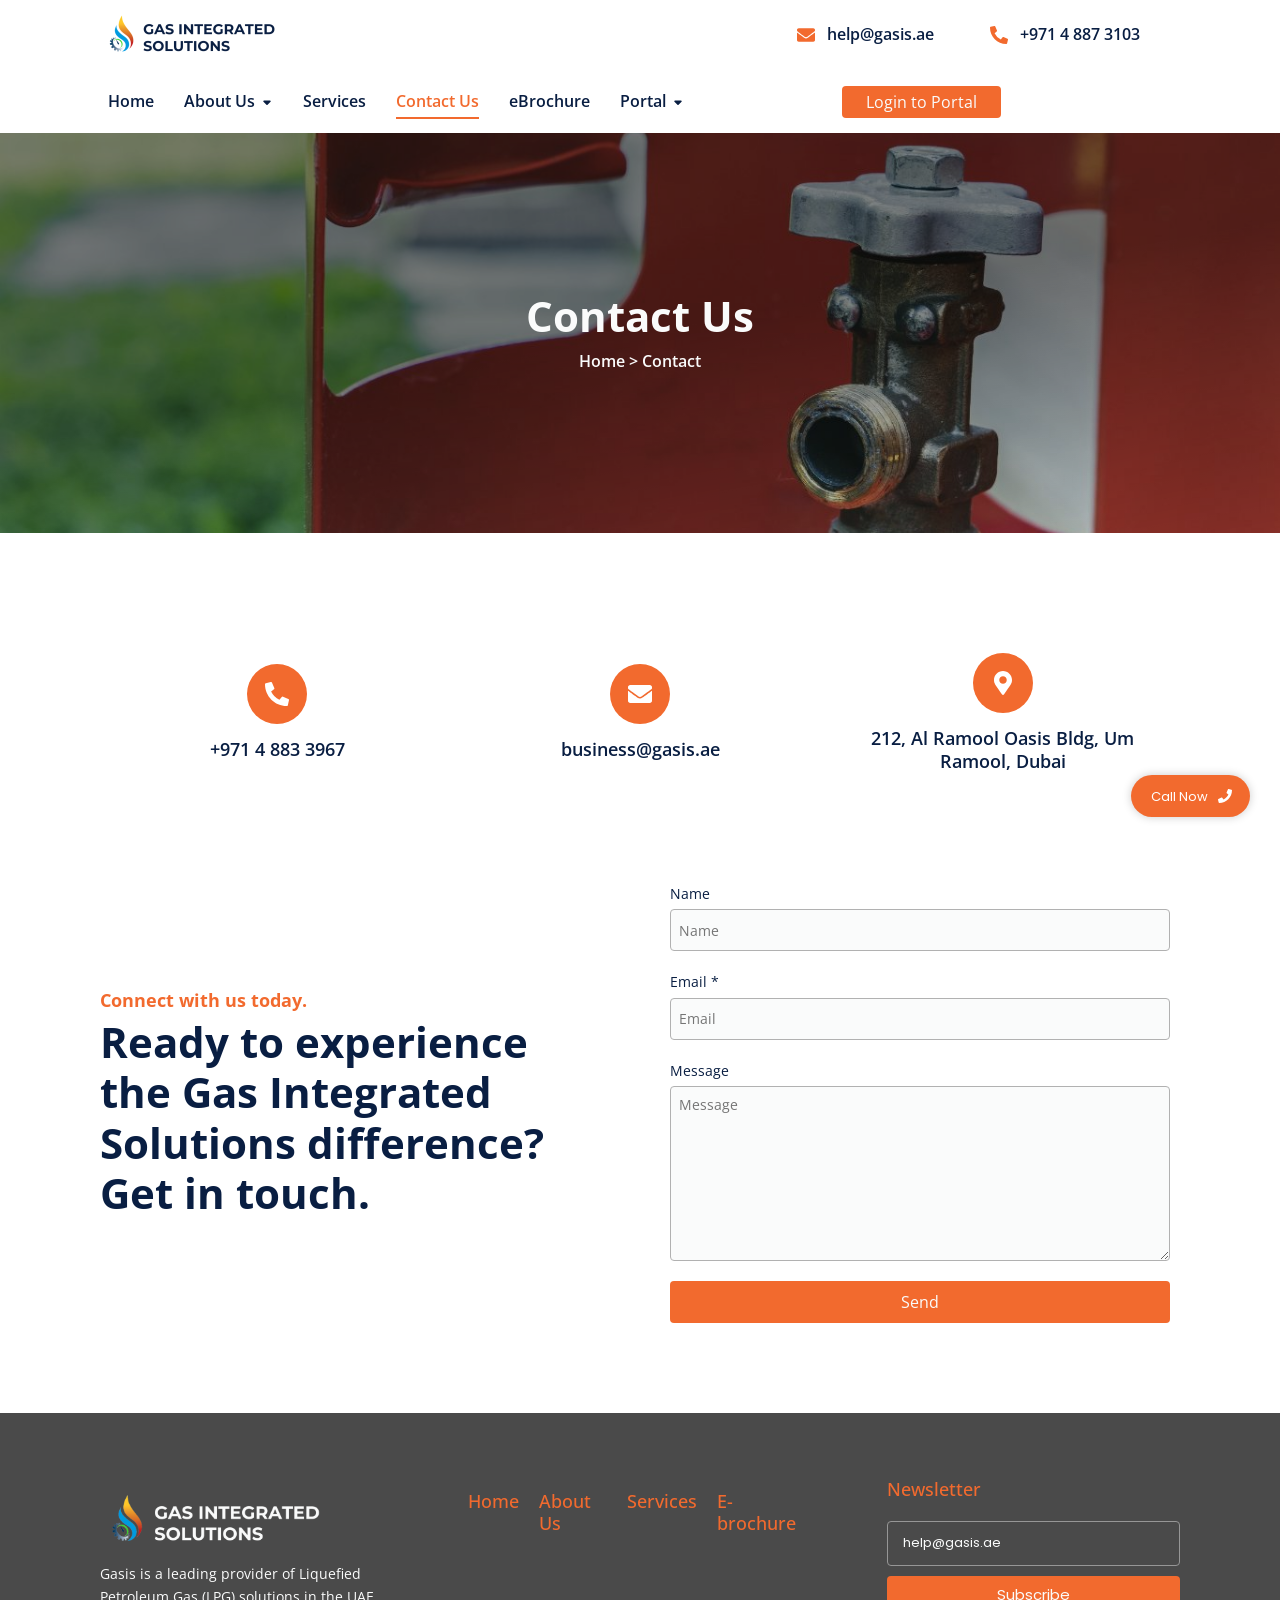
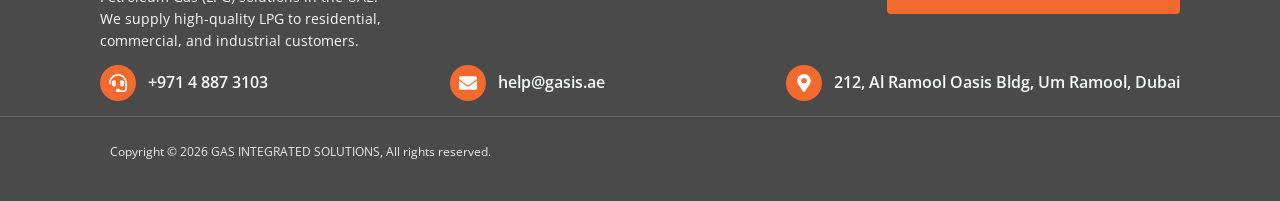
<file: contact-us/index.html>
<!DOCTYPE html>
<html lang="en" class="no-js">
<head>
  <meta charset="utf-8">
  <meta name="viewport" content="width=device-width, initial-scale=1">
  <title>Contact Us – Gas Integrated Solutions</title>
  <meta name="description" content="Get in touch with Gas Integrated Solutions in Dubai. Call +971 4 883 3967, email business@gasis.ae or send us a message.">
  <link rel="canonical" href="https://gasis.ae/contact-us/">
  <meta property="og:type" content="website">
  <meta property="og:site_name" content="Gas Integrated Solutions">
  <meta property="og:title" content="Contact Us – Gas Integrated Solutions">
  <meta property="og:description" content="Get in touch with Gas Integrated Solutions in Dubai. Call +971 4 883 3967, email business@gasis.ae or send us a message.">
  <meta property="og:url" content="https://gasis.ae/contact-us/">
  <meta property="og:image" content="https://gasis.ae/assets/img/hero-team.jpg">
  <meta name="theme-color" content="#F26A2E">
  <link rel="icon" href="/assets/img/favicon.png" type="image/png">
  <link rel="apple-touch-icon" href="/assets/img/favicon.png">
  <link rel="preload" href="/assets/fonts/OpenSans-400-latin.woff2" as="font" type="font/woff2" crossorigin>
  <link rel="preload" href="/assets/fonts/OpenSans-600-latin.woff2" as="font" type="font/woff2" crossorigin>
  <link rel="preload" href="/assets/fonts/OpenSans-700-latin.woff2" as="font" type="font/woff2" crossorigin>
  <link rel="stylesheet" href="/assets/css/fonts.css">
  <link rel="stylesheet" href="/assets/css/style.css">
  <script>document.documentElement.className = document.documentElement.className.replace('no-js', 'js');</script>
</head>
<body class="page-contact">
<header class="site-header">
  <div class="topbar container">
    <a class="logo" href="/" aria-label="Gas Integrated Solutions — home">
      <img src="/assets/img/logo.png" alt="Gas Integrated Solutions" width="200" height="50">
    </a>
    <div class="topbar-contact">
      <a class="contact-item" href="mailto:help@gasis.ae"><svg class="icon icon-envelope" viewBox="0 0 512 512" aria-hidden="true" focusable="false"><path d="M502.3 190.8c3.9-3.1 9.7-.2 9.7 4.7V400c0 26.5-21.5 48-48 48H48c-26.5 0-48-21.5-48-48V195.6c0-5 5.7-7.8 9.7-4.7 22.4 17.4 52.1 39.5 154.1 113.6 21.1 15.4 56.7 47.8 92.2 47.6 35.7.3 72-32.8 92.3-47.6 102-74.1 131.6-96.3 154-113.7zM256 320c23.2.4 56.6-29.2 73.4-41.4 132.7-96.3 142.8-104.7 173.4-128.7 5.8-4.5 9.2-11.5 9.2-18.9v-19c0-26.5-21.5-48-48-48H48C21.5 64 0 85.5 0 112v19c0 7.4 3.4 14.3 9.2 18.9 30.6 23.9 40.7 32.4 173.4 128.7 16.8 12.2 50.2 41.8 73.4 41.4z"/></svg><span>help@gasis.ae</span></a>
      <a class="contact-item" href="tel:+97148873103"><svg class="icon icon-phone-alt" viewBox="0 0 512 512" aria-hidden="true" focusable="false"><path d="M497.39 361.8l-112-48a24 24 0 0 0-28 6.9l-49.6 60.6A370.66 370.66 0 0 1 130.6 204.11l60.6-49.6a23.94 23.94 0 0 0 6.9-28l-48-112A24.16 24.16 0 0 0 122.6.61l-104 24A24 24 0 0 0 0 48c0 256.5 207.9 464 464 464a24 24 0 0 0 23.4-18.6l24-104a24.29 24.29 0 0 0-14.01-27.6z"/></svg><span>+971 4 887 3103</span></a>
    </div>
  </div>
  <div class="navbar container">
    <nav class="main-nav" aria-label="Main navigation">
      <button class="nav-toggle" type="button" aria-expanded="false" aria-controls="primary-menu">
        <span></span><span></span><span></span><span class="sr-only">Menu</span>
      </button>
      <ul id="primary-menu" class="menu">
        <li class="menu-item">
          <a class="menu-link" href="/">Home</a>
        </li>
        <li class="menu-item has-children">
          <a class="menu-link" href="/about-us/">About Us<svg class="icon icon-caret-down" viewBox="0 0 320 512" aria-hidden="true" focusable="false"><path d="M137.4 374.6c12.5 12.5 32.8 12.5 45.3 0l128-128c9.2-9.2 11.9-22.9 6.9-34.9s-16.6-19.8-29.6-19.8L32 192c-12.9 0-24.6 7.8-29.6 19.8s-2.2 25.7 6.9 34.9l128 128z"/></svg></a>
          <ul class="sub-menu">
            <li><a href="/about-us/">About Gasis</a></li>
            <li><a href="/message-from-management/">Message from MD</a></li>
          </ul>
        </li>
        <li class="menu-item">
          <a class="menu-link" href="/services/">Services</a>
        </li>
        <li class="menu-item">
          <a class="menu-link is-active" href="/contact-us/" aria-current="page">Contact Us</a>
        </li>
        <li class="menu-item">
          <a class="menu-link" href="/GIS%20Company%20Profile.pdf">eBrochure</a>
        </li>
        <li class="menu-item has-children">
          <a class="menu-link" href="https://erp.gasis.ae/login#login">Portal<svg class="icon icon-caret-down" viewBox="0 0 320 512" aria-hidden="true" focusable="false"><path d="M137.4 374.6c12.5 12.5 32.8 12.5 45.3 0l128-128c9.2-9.2 11.9-22.9 6.9-34.9s-16.6-19.8-29.6-19.8L32 192c-12.9 0-24.6 7.8-29.6 19.8s-2.2 25.7 6.9 34.9l128 128z"/></svg></a>
          <ul class="sub-menu">
            <li><a href="https://billing.gasis.ae/Account/SignUp">Registration</a></li>
            <li><a href="https://billing.gasis.ae/Account/Login">Login</a></li>
          </ul>
        </li>
      </ul>
    </nav>
    <div class="nav-cta">
      <a class="btn btn-portal" href="https://billing.gasis.ae/Account/Login">Login to Portal</a>
    </div>
  </div>
</header>
<main id="main">
<section class="page-banner" style="background-image:url('/assets/img/service-maintenance.jpg')">
  <h1>Contact Us</h1>
  <p class="breadcrumb"><a href="/">Home</a> &gt; Contact</p>
</section>

<section class="contact-info container" aria-label="Contact details">
  <a class="contact-info-item" href="tel:+97148833967"><span class="circle-icon"><svg class="icon icon-phone-alt" viewBox="0 0 512 512" aria-hidden="true" focusable="false"><path d="M497.39 361.8l-112-48a24 24 0 0 0-28 6.9l-49.6 60.6A370.66 370.66 0 0 1 130.6 204.11l60.6-49.6a23.94 23.94 0 0 0 6.9-28l-48-112A24.16 24.16 0 0 0 122.6.61l-104 24A24 24 0 0 0 0 48c0 256.5 207.9 464 464 464a24 24 0 0 0 23.4-18.6l24-104a24.29 24.29 0 0 0-14.01-27.6z"/></svg></span><span>+971 4 883 3967</span></a>
  <a class="contact-info-item" href="mailto:business@gasis.ae"><span class="circle-icon"><svg class="icon icon-envelope" viewBox="0 0 512 512" aria-hidden="true" focusable="false"><path d="M502.3 190.8c3.9-3.1 9.7-.2 9.7 4.7V400c0 26.5-21.5 48-48 48H48c-26.5 0-48-21.5-48-48V195.6c0-5 5.7-7.8 9.7-4.7 22.4 17.4 52.1 39.5 154.1 113.6 21.1 15.4 56.7 47.8 92.2 47.6 35.7.3 72-32.8 92.3-47.6 102-74.1 131.6-96.3 154-113.7zM256 320c23.2.4 56.6-29.2 73.4-41.4 132.7-96.3 142.8-104.7 173.4-128.7 5.8-4.5 9.2-11.5 9.2-18.9v-19c0-26.5-21.5-48-48-48H48C21.5 64 0 85.5 0 112v19c0 7.4 3.4 14.3 9.2 18.9 30.6 23.9 40.7 32.4 173.4 128.7 16.8 12.2 50.2 41.8 73.4 41.4z"/></svg></span><span>business@gasis.ae</span></a>
  <span class="contact-info-item"><span class="circle-icon"><svg class="icon icon-map-marker-alt" viewBox="0 0 384 512" aria-hidden="true" focusable="false"><path d="M172.268 501.67C26.97 291.031 0 269.413 0 192 0 85.961 85.961 0 192 0s192 85.961 192 192c0 77.413-26.97 99.031-172.268 309.67-9.535 13.774-29.93 13.773-39.464 0zM192 272c44.183 0 80-35.817 80-80s-35.817-80-80-80-80 35.817-80 80 35.817 80 80 80z"/></svg></span><span>212, Al Ramool Oasis Bldg, Um Ramool, Dubai</span></span>
</section>

<section class="contact-form-section container" aria-labelledby="contact-title">
  <div class="contact-form-text">
    <p class="eyebrow">Connect with us today.</p>
    <h2 id="contact-title">Ready to experience the Gas Integrated Solutions difference? Get in touch.</h2>
  </div>
  <form class="contact-form" data-form="contact" novalidate>
    <div class="field">
      <label for="form-name">Name</label>
      <input id="form-name" type="text" name="name" placeholder="Name" autocomplete="name">
    </div>
    <div class="field">
      <label for="form-email">Email <span aria-hidden="true">*</span></label>
      <input id="form-email" type="email" name="email" placeholder="Email" autocomplete="email" required>
    </div>
    <div class="field">
      <label for="form-message">Message</label>
      <textarea id="form-message" name="message" rows="7" placeholder="Message"></textarea>
    </div>
    <button class="btn" type="submit" data-loading="Sending...">Send</button>
    <p class="form-message" role="status" aria-live="polite"></p>
  </form>
</section>
</main>
<footer class="site-footer">
  <div class="container footer-top">
    <div class="footer-brand">
      <a href="/" aria-label="Gas Integrated Solutions — home">
        <img src="/assets/img/logo-footer.png" alt="Gas Integrated Solutions" width="251" height="84" loading="lazy">
      </a>
      <p>Gasis is a leading provider of Liquefied Petroleum Gas (LPG) solutions in the UAE. We supply high-quality LPG to residential, commercial, and industrial customers.</p>
    </div>
    <nav class="footer-links" aria-label="Footer navigation">
      <a href="/">Home</a>
      <a href="/about-us/">About Us</a>
      <a href="/services/">Services</a>
      <a href="/GIS%20Company%20Profile.pdf">E-brochure</a>
    </nav>
    <div class="footer-newsletter">
      <h2 class="footer-heading">Newsletter</h2>
      <form class="newsletter-form" data-form="newsletter" novalidate>
        <input type="email" name="email" placeholder="help@gasis.ae" aria-label="Your email address" autocomplete="email" required>
        <button type="submit" data-loading="Subscribing...">Subscribe</button>
        <p class="form-message" role="status" aria-live="polite"></p>
      </form>
    </div>
  </div>

  <div class="container footer-contact">
    <a class="footer-contact-item" href="tel:+97148873103"><span class="circle-icon"><svg class="icon icon-headset" viewBox="0 0 512 512" aria-hidden="true" focusable="false"><path d="M192 208c0-17.67-14.33-32-32-32h-16c-35.35 0-64 28.65-64 64v48c0 35.35 28.65 64 64 64h16c17.67 0 32-14.33 32-32V208zm176 144c35.35 0 64-28.65 64-64v-48c0-35.35-28.65-64-64-64h-16c-17.67 0-32 14.33-32 32v112c0 17.67 14.33 32 32 32h16zM256 0C113.18 0 4.58 118.83 0 256v16c0 8.84 7.16 16 16 16h16c8.84 0 16-7.16 16-16v-16c0-114.69 93.31-208 208-208s208 93.31 208 208h-.12c.08 2.43.12 165.72.12 165.72 0 23.35-18.93 42.28-42.28 42.28H320c0-26.51-21.49-48-48-48h-32c-26.51 0-48 21.49-48 48s21.49 48 48 48h181.72c49.86 0 90.28-40.42 90.28-90.28V256C507.42 118.83 398.82 0 256 0z"/></svg></span><span>+971 4 887 3103</span></a>
    <a class="footer-contact-item" href="mailto:help@gasis.ae"><span class="circle-icon"><svg class="icon icon-envelope" viewBox="0 0 512 512" aria-hidden="true" focusable="false"><path d="M502.3 190.8c3.9-3.1 9.7-.2 9.7 4.7V400c0 26.5-21.5 48-48 48H48c-26.5 0-48-21.5-48-48V195.6c0-5 5.7-7.8 9.7-4.7 22.4 17.4 52.1 39.5 154.1 113.6 21.1 15.4 56.7 47.8 92.2 47.6 35.7.3 72-32.8 92.3-47.6 102-74.1 131.6-96.3 154-113.7zM256 320c23.2.4 56.6-29.2 73.4-41.4 132.7-96.3 142.8-104.7 173.4-128.7 5.8-4.5 9.2-11.5 9.2-18.9v-19c0-26.5-21.5-48-48-48H48C21.5 64 0 85.5 0 112v19c0 7.4 3.4 14.3 9.2 18.9 30.6 23.9 40.7 32.4 173.4 128.7 16.8 12.2 50.2 41.8 73.4 41.4z"/></svg></span><span>help@gasis.ae</span></a>
    <span class="footer-contact-item"><span class="circle-icon"><svg class="icon icon-map-marker-alt" viewBox="0 0 384 512" aria-hidden="true" focusable="false"><path d="M172.268 501.67C26.97 291.031 0 269.413 0 192 0 85.961 85.961 0 192 0s192 85.961 192 192c0 77.413-26.97 99.031-172.268 309.67-9.535 13.774-29.93 13.773-39.464 0zM192 272c44.183 0 80-35.817 80-80s-35.817-80-80-80-80 35.817-80 80 35.817 80 80 80z"/></svg></span><span>212, Al Ramool Oasis Bldg, Um Ramool, Dubai</span></span>
  </div>

  <hr class="footer-divider">

  <div class="container footer-bottom">
    <p>Copyright © <span data-year>2026</span> GAS INTEGRATED SOLUTIONS, All rights reserved.</p>
  </div>
</footer>

<a class="call-now" href="tel:+97148833967"><span>Call Now</span><svg class="icon icon-phone" viewBox="0 0 512 512" aria-hidden="true" focusable="false"><path d="M493.4 24.6l-104-24c-11.3-2.6-22.9 3.3-27.5 13.9l-48 112c-4.2 9.8-1.4 21.3 6.9 28l60.6 49.6c-36 76.7-98.9 140.5-177.2 177.2l-49.6-60.6c-6.8-8.3-18.2-11.1-28-6.9l-112 48C3.9 366.5-2 378.1.6 389.4l24 104C27.1 504.2 36.7 512 48 512c256.1 0 464-207.5 464-464 0-11.2-7.7-20.9-18.6-23.4z"/></svg></a>
<button class="back-to-top" type="button" aria-label="Back to top"><svg class="icon icon-chevron-up" viewBox="0 0 448 512" aria-hidden="true" focusable="false"><path d="M240.971 130.524l194.343 194.343c9.373 9.373 9.373 24.569 0 33.941l-22.667 22.667c-9.357 9.357-24.522 9.375-33.901.04L224 227.495 69.255 381.516c-9.379 9.335-24.544 9.317-33.901-.04l-22.667-22.667c-9.373-9.373-9.373-24.569 0-33.941L207.03 130.525c9.372-9.373 24.568-9.373 33.941-.001z"/></svg></button>
<script src="/assets/js/config.js"></script>
<script src="/assets/js/main.js" defer></script>
</body>
</html>
</file>
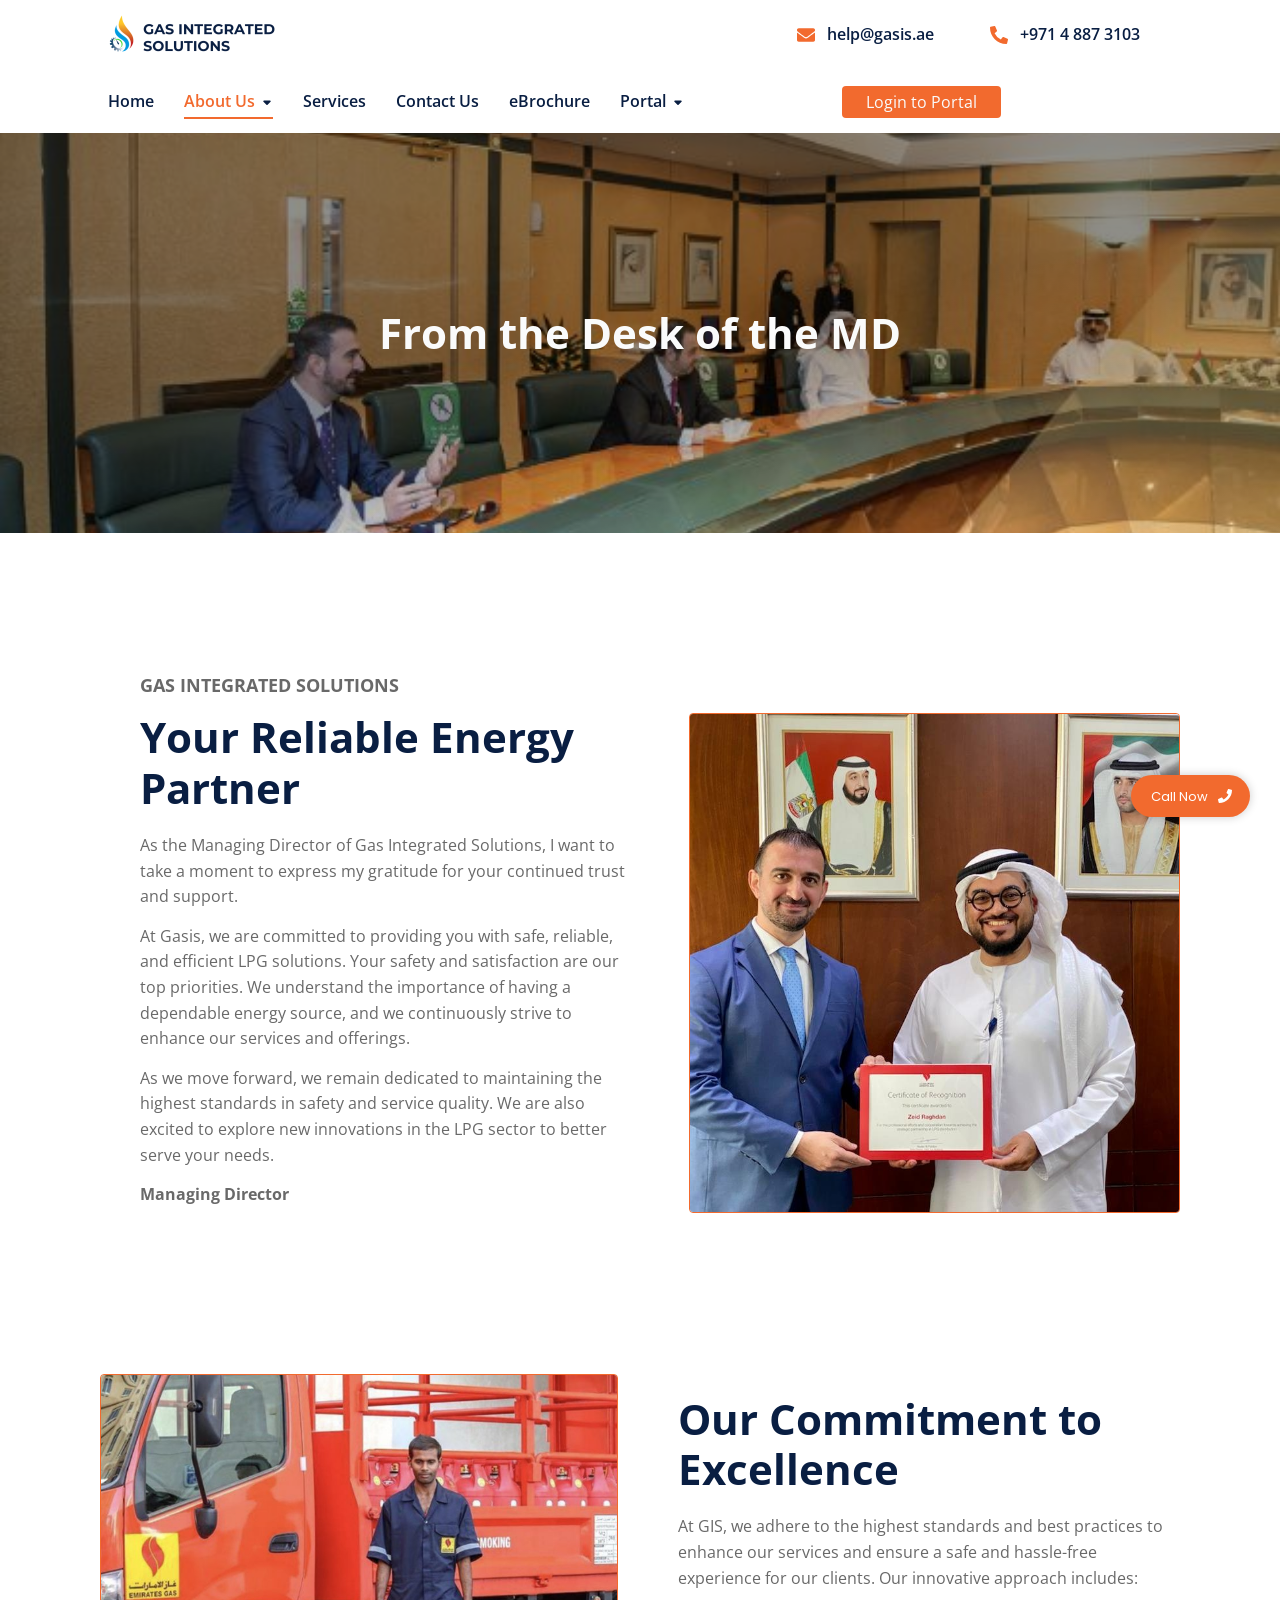
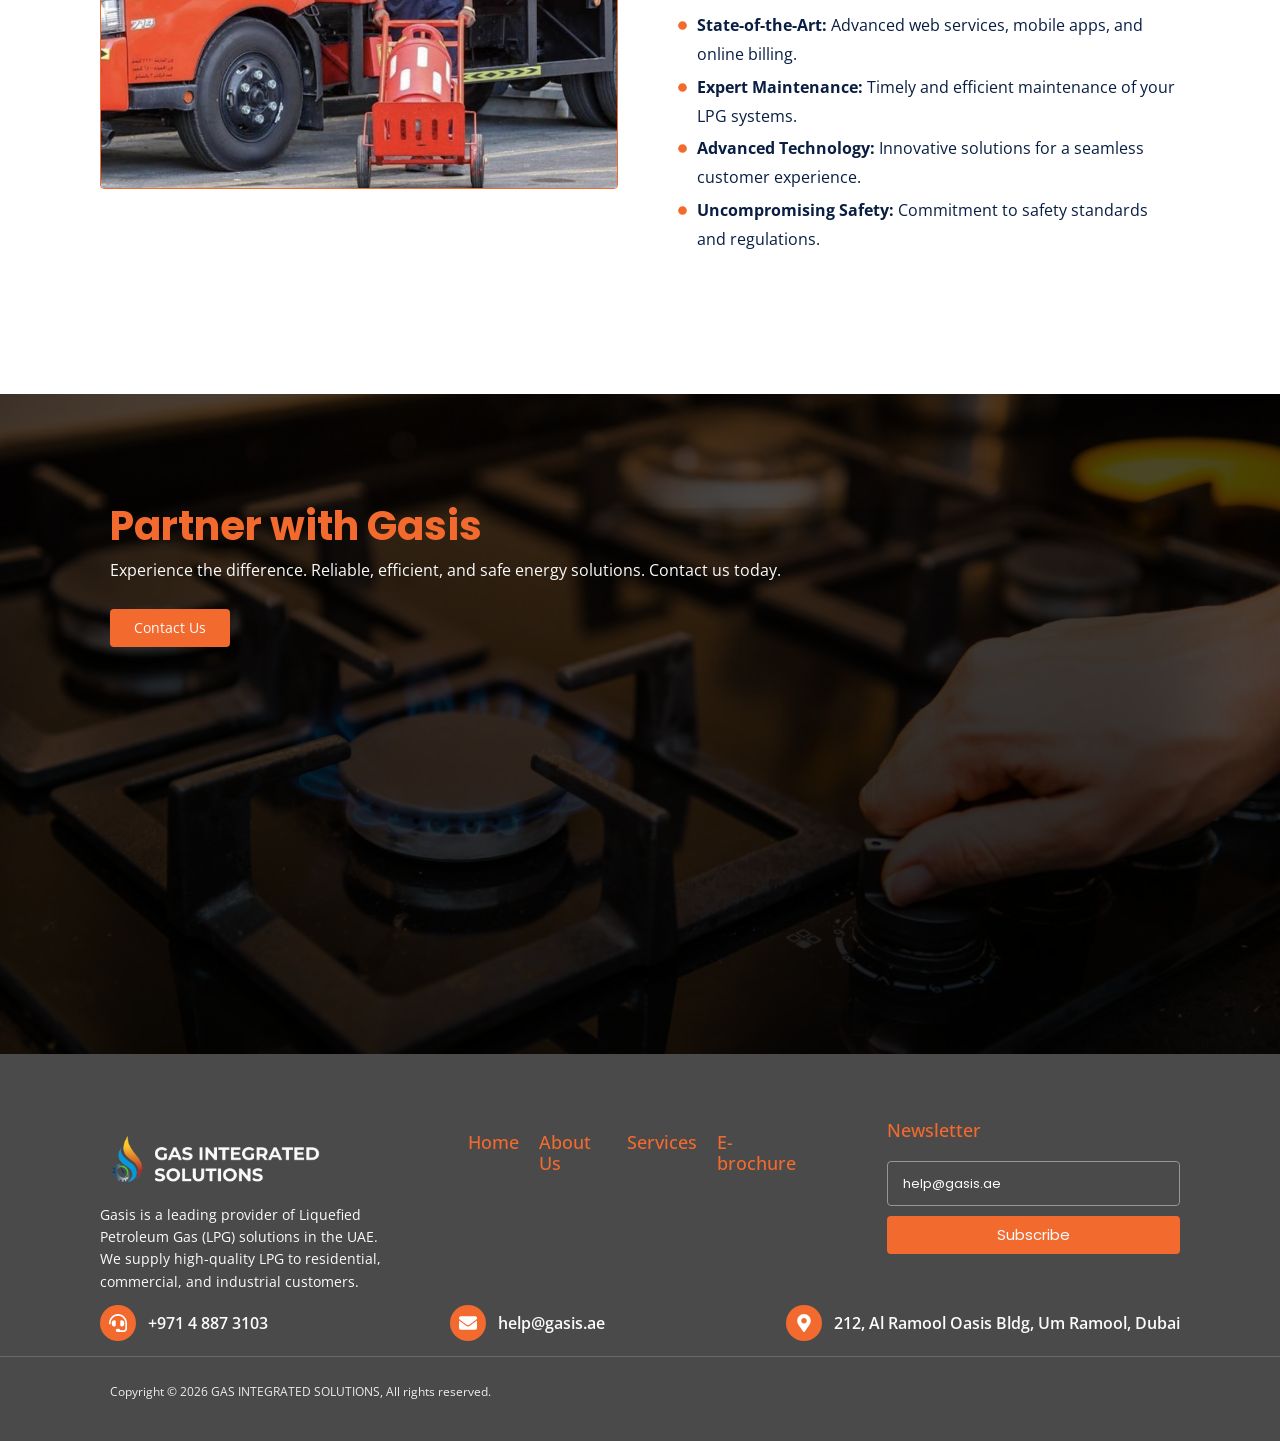
<file: message-from-management/index.html>
<!DOCTYPE html>
<html lang="en" class="no-js">
<head>
  <meta charset="utf-8">
  <meta name="viewport" content="width=device-width, initial-scale=1">
  <title>Message from Management – Gas Integrated Solutions</title>
  <meta name="description" content="A message from the Managing Director of Gas Integrated Solutions on our commitment to safe, reliable and efficient LPG solutions.">
  <link rel="canonical" href="https://gasis.ae/message-from-management/">
  <meta property="og:type" content="website">
  <meta property="og:site_name" content="Gas Integrated Solutions">
  <meta property="og:title" content="Message from Management – Gas Integrated Solutions">
  <meta property="og:description" content="A message from the Managing Director of Gas Integrated Solutions on our commitment to safe, reliable and efficient LPG solutions.">
  <meta property="og:url" content="https://gasis.ae/message-from-management/">
  <meta property="og:image" content="https://gasis.ae/assets/img/hero-team.jpg">
  <meta name="theme-color" content="#F26A2E">
  <link rel="icon" href="/assets/img/favicon.png" type="image/png">
  <link rel="apple-touch-icon" href="/assets/img/favicon.png">
  <link rel="preload" href="/assets/fonts/OpenSans-400-latin.woff2" as="font" type="font/woff2" crossorigin>
  <link rel="preload" href="/assets/fonts/OpenSans-600-latin.woff2" as="font" type="font/woff2" crossorigin>
  <link rel="preload" href="/assets/fonts/OpenSans-700-latin.woff2" as="font" type="font/woff2" crossorigin>
  <link rel="stylesheet" href="/assets/css/fonts.css">
  <link rel="stylesheet" href="/assets/css/style.css">
  <script>document.documentElement.className = document.documentElement.className.replace('no-js', 'js');</script>
</head>
<body class="page-md">
<header class="site-header">
  <div class="topbar container">
    <a class="logo" href="/" aria-label="Gas Integrated Solutions — home">
      <img src="/assets/img/logo.png" alt="Gas Integrated Solutions" width="200" height="50">
    </a>
    <div class="topbar-contact">
      <a class="contact-item" href="mailto:help@gasis.ae"><svg class="icon icon-envelope" viewBox="0 0 512 512" aria-hidden="true" focusable="false"><path d="M502.3 190.8c3.9-3.1 9.7-.2 9.7 4.7V400c0 26.5-21.5 48-48 48H48c-26.5 0-48-21.5-48-48V195.6c0-5 5.7-7.8 9.7-4.7 22.4 17.4 52.1 39.5 154.1 113.6 21.1 15.4 56.7 47.8 92.2 47.6 35.7.3 72-32.8 92.3-47.6 102-74.1 131.6-96.3 154-113.7zM256 320c23.2.4 56.6-29.2 73.4-41.4 132.7-96.3 142.8-104.7 173.4-128.7 5.8-4.5 9.2-11.5 9.2-18.9v-19c0-26.5-21.5-48-48-48H48C21.5 64 0 85.5 0 112v19c0 7.4 3.4 14.3 9.2 18.9 30.6 23.9 40.7 32.4 173.4 128.7 16.8 12.2 50.2 41.8 73.4 41.4z"/></svg><span>help@gasis.ae</span></a>
      <a class="contact-item" href="tel:+97148873103"><svg class="icon icon-phone-alt" viewBox="0 0 512 512" aria-hidden="true" focusable="false"><path d="M497.39 361.8l-112-48a24 24 0 0 0-28 6.9l-49.6 60.6A370.66 370.66 0 0 1 130.6 204.11l60.6-49.6a23.94 23.94 0 0 0 6.9-28l-48-112A24.16 24.16 0 0 0 122.6.61l-104 24A24 24 0 0 0 0 48c0 256.5 207.9 464 464 464a24 24 0 0 0 23.4-18.6l24-104a24.29 24.29 0 0 0-14.01-27.6z"/></svg><span>+971 4 887 3103</span></a>
    </div>
  </div>
  <div class="navbar container">
    <nav class="main-nav" aria-label="Main navigation">
      <button class="nav-toggle" type="button" aria-expanded="false" aria-controls="primary-menu">
        <span></span><span></span><span></span><span class="sr-only">Menu</span>
      </button>
      <ul id="primary-menu" class="menu">
        <li class="menu-item">
          <a class="menu-link" href="/">Home</a>
        </li>
        <li class="menu-item has-children">
          <a class="menu-link is-active" href="/about-us/">About Us<svg class="icon icon-caret-down" viewBox="0 0 320 512" aria-hidden="true" focusable="false"><path d="M137.4 374.6c12.5 12.5 32.8 12.5 45.3 0l128-128c9.2-9.2 11.9-22.9 6.9-34.9s-16.6-19.8-29.6-19.8L32 192c-12.9 0-24.6 7.8-29.6 19.8s-2.2 25.7 6.9 34.9l128 128z"/></svg></a>
          <ul class="sub-menu">
            <li><a href="/about-us/">About Gasis</a></li>
            <li><a href="/message-from-management/" class="is-active" aria-current="page">Message from MD</a></li>
          </ul>
        </li>
        <li class="menu-item">
          <a class="menu-link" href="/services/">Services</a>
        </li>
        <li class="menu-item">
          <a class="menu-link" href="/contact-us/">Contact Us</a>
        </li>
        <li class="menu-item">
          <a class="menu-link" href="/GIS%20Company%20Profile.pdf">eBrochure</a>
        </li>
        <li class="menu-item has-children">
          <a class="menu-link" href="https://erp.gasis.ae/login#login">Portal<svg class="icon icon-caret-down" viewBox="0 0 320 512" aria-hidden="true" focusable="false"><path d="M137.4 374.6c12.5 12.5 32.8 12.5 45.3 0l128-128c9.2-9.2 11.9-22.9 6.9-34.9s-16.6-19.8-29.6-19.8L32 192c-12.9 0-24.6 7.8-29.6 19.8s-2.2 25.7 6.9 34.9l128 128z"/></svg></a>
          <ul class="sub-menu">
            <li><a href="https://billing.gasis.ae/Account/SignUp">Registration</a></li>
            <li><a href="https://billing.gasis.ae/Account/Login">Login</a></li>
          </ul>
        </li>
      </ul>
    </nav>
    <div class="nav-cta">
      <a class="btn btn-portal" href="https://billing.gasis.ae/Account/Login">Login to Portal</a>
    </div>
  </div>
</header>
<main id="main">
<section class="page-banner" style="background-image:url('/assets/img/hero-meeting.jpg')">
  <h1>From the Desk of the MD</h1>
</section>

<section class="md-message container" aria-labelledby="md-title">
  <div class="md-text">
    <p class="eyebrow">GAS INTEGRATED SOLUTIONS</p>
    <h2 id="md-title">Your Reliable Energy<br> Partner</h2>
    <p>As the Managing Director of Gas Integrated Solutions, I want to take a moment to express my gratitude for your continued trust and support.</p>
    <p>At Gasis, we are committed to providing you with safe, reliable, and efficient LPG solutions. Your safety and satisfaction are our top priorities. We understand the importance of having a dependable energy source, and we continuously strive to enhance our services and offerings.</p>
    <p>As we move forward, we remain dedicated to maintaining the highest standards in safety and service quality. We are also excited to explore new innovations in the LPG sector to better serve your needs.</p>
    <p><strong>Managing Director</strong></p>
  </div>
  <div class="md-media">
    <img src="/assets/img/md-award.jpg" width="1024" height="768" alt="GASIS management receiving an award">
  </div>
</section>

<section class="commitment container" aria-labelledby="commitment-title">
  <div class="commitment-media">
    <img src="/assets/img/md-truck.jpg" width="974" height="718" alt="GASIS delivery truck and technician with LPG cylinders" loading="lazy">
  </div>
  <div class="commitment-text">
    <h2 id="commitment-title">Our Commitment to Excellence</h2>
    <p>At GIS, we adhere to the highest standards and best practices to enhance our services and ensure a safe and hassle-free experience for our clients. Our innovative approach includes:</p>
    <ul class="icon-list">
      <li><svg class="icon icon-circle" viewBox="0 0 512 512" aria-hidden="true" focusable="false"><path d="M256 8C119 8 8 119 8 256s111 248 248 248 248-111 248-248S393 8 256 8z"/></svg><span><b>State-of-the-Art:</b> Advanced web services, mobile apps, and online billing.</span></li>
      <li><svg class="icon icon-circle" viewBox="0 0 512 512" aria-hidden="true" focusable="false"><path d="M256 8C119 8 8 119 8 256s111 248 248 248 248-111 248-248S393 8 256 8z"/></svg><span><b>Expert Maintenance:</b> Timely and efficient maintenance of your LPG systems.</span></li>
      <li><svg class="icon icon-circle" viewBox="0 0 512 512" aria-hidden="true" focusable="false"><path d="M256 8C119 8 8 119 8 256s111 248 248 248 248-111 248-248S393 8 256 8z"/></svg><span><b>Advanced Technology:</b> Innovative solutions for a seamless customer experience.</span></li>
      <li><svg class="icon icon-circle" viewBox="0 0 512 512" aria-hidden="true" focusable="false"><path d="M256 8C119 8 8 119 8 256s111 248 248 248 248-111 248-248S393 8 256 8z"/></svg><span><b>Uncompromising Safety:</b> Commitment to safety standards and regulations.</span></li>
    </ul>
  </div>
</section>

<section class="partner" aria-labelledby="partner-title">
  <div class="partner-inner">
    <h2 id="partner-title">Partner with Gasis</h2>
    <p>Experience the difference. Reliable, efficient, and safe energy solutions. Contact us today.</p>
    <a class="btn" href="/contact-us/">Contact Us</a>
  </div>
</section>
</main>
<footer class="site-footer">
  <div class="container footer-top">
    <div class="footer-brand">
      <a href="/" aria-label="Gas Integrated Solutions — home">
        <img src="/assets/img/logo-footer.png" alt="Gas Integrated Solutions" width="251" height="84" loading="lazy">
      </a>
      <p>Gasis is a leading provider of Liquefied Petroleum Gas (LPG) solutions in the UAE. We supply high-quality LPG to residential, commercial, and industrial customers.</p>
    </div>
    <nav class="footer-links" aria-label="Footer navigation">
      <a href="/">Home</a>
      <a href="/about-us/">About Us</a>
      <a href="/services/">Services</a>
      <a href="/GIS%20Company%20Profile.pdf">E-brochure</a>
    </nav>
    <div class="footer-newsletter">
      <h2 class="footer-heading">Newsletter</h2>
      <form class="newsletter-form" data-form="newsletter" novalidate>
        <input type="email" name="email" placeholder="help@gasis.ae" aria-label="Your email address" autocomplete="email" required>
        <button type="submit" data-loading="Subscribing...">Subscribe</button>
        <p class="form-message" role="status" aria-live="polite"></p>
      </form>
    </div>
  </div>

  <div class="container footer-contact">
    <a class="footer-contact-item" href="tel:+97148873103"><span class="circle-icon"><svg class="icon icon-headset" viewBox="0 0 512 512" aria-hidden="true" focusable="false"><path d="M192 208c0-17.67-14.33-32-32-32h-16c-35.35 0-64 28.65-64 64v48c0 35.35 28.65 64 64 64h16c17.67 0 32-14.33 32-32V208zm176 144c35.35 0 64-28.65 64-64v-48c0-35.35-28.65-64-64-64h-16c-17.67 0-32 14.33-32 32v112c0 17.67 14.33 32 32 32h16zM256 0C113.18 0 4.58 118.83 0 256v16c0 8.84 7.16 16 16 16h16c8.84 0 16-7.16 16-16v-16c0-114.69 93.31-208 208-208s208 93.31 208 208h-.12c.08 2.43.12 165.72.12 165.72 0 23.35-18.93 42.28-42.28 42.28H320c0-26.51-21.49-48-48-48h-32c-26.51 0-48 21.49-48 48s21.49 48 48 48h181.72c49.86 0 90.28-40.42 90.28-90.28V256C507.42 118.83 398.82 0 256 0z"/></svg></span><span>+971 4 887 3103</span></a>
    <a class="footer-contact-item" href="mailto:help@gasis.ae"><span class="circle-icon"><svg class="icon icon-envelope" viewBox="0 0 512 512" aria-hidden="true" focusable="false"><path d="M502.3 190.8c3.9-3.1 9.7-.2 9.7 4.7V400c0 26.5-21.5 48-48 48H48c-26.5 0-48-21.5-48-48V195.6c0-5 5.7-7.8 9.7-4.7 22.4 17.4 52.1 39.5 154.1 113.6 21.1 15.4 56.7 47.8 92.2 47.6 35.7.3 72-32.8 92.3-47.6 102-74.1 131.6-96.3 154-113.7zM256 320c23.2.4 56.6-29.2 73.4-41.4 132.7-96.3 142.8-104.7 173.4-128.7 5.8-4.5 9.2-11.5 9.2-18.9v-19c0-26.5-21.5-48-48-48H48C21.5 64 0 85.5 0 112v19c0 7.4 3.4 14.3 9.2 18.9 30.6 23.9 40.7 32.4 173.4 128.7 16.8 12.2 50.2 41.8 73.4 41.4z"/></svg></span><span>help@gasis.ae</span></a>
    <span class="footer-contact-item"><span class="circle-icon"><svg class="icon icon-map-marker-alt" viewBox="0 0 384 512" aria-hidden="true" focusable="false"><path d="M172.268 501.67C26.97 291.031 0 269.413 0 192 0 85.961 85.961 0 192 0s192 85.961 192 192c0 77.413-26.97 99.031-172.268 309.67-9.535 13.774-29.93 13.773-39.464 0zM192 272c44.183 0 80-35.817 80-80s-35.817-80-80-80-80 35.817-80 80 35.817 80 80 80z"/></svg></span><span>212, Al Ramool Oasis Bldg, Um Ramool, Dubai</span></span>
  </div>

  <hr class="footer-divider">

  <div class="container footer-bottom">
    <p>Copyright © <span data-year>2026</span> GAS INTEGRATED SOLUTIONS, All rights reserved.</p>
  </div>
</footer>

<a class="call-now" href="tel:+97148833967"><span>Call Now</span><svg class="icon icon-phone" viewBox="0 0 512 512" aria-hidden="true" focusable="false"><path d="M493.4 24.6l-104-24c-11.3-2.6-22.9 3.3-27.5 13.9l-48 112c-4.2 9.8-1.4 21.3 6.9 28l60.6 49.6c-36 76.7-98.9 140.5-177.2 177.2l-49.6-60.6c-6.8-8.3-18.2-11.1-28-6.9l-112 48C3.9 366.5-2 378.1.6 389.4l24 104C27.1 504.2 36.7 512 48 512c256.1 0 464-207.5 464-464 0-11.2-7.7-20.9-18.6-23.4z"/></svg></a>
<button class="back-to-top" type="button" aria-label="Back to top"><svg class="icon icon-chevron-up" viewBox="0 0 448 512" aria-hidden="true" focusable="false"><path d="M240.971 130.524l194.343 194.343c9.373 9.373 9.373 24.569 0 33.941l-22.667 22.667c-9.357 9.357-24.522 9.375-33.901.04L224 227.495 69.255 381.516c-9.379 9.335-24.544 9.317-33.901-.04l-22.667-22.667c-9.373-9.373-9.373-24.569 0-33.941L207.03 130.525c9.372-9.373 24.568-9.373 33.941-.001z"/></svg></button>
<script src="/assets/js/config.js"></script>
<script src="/assets/js/main.js" defer></script>
</body>
</html>
</file>
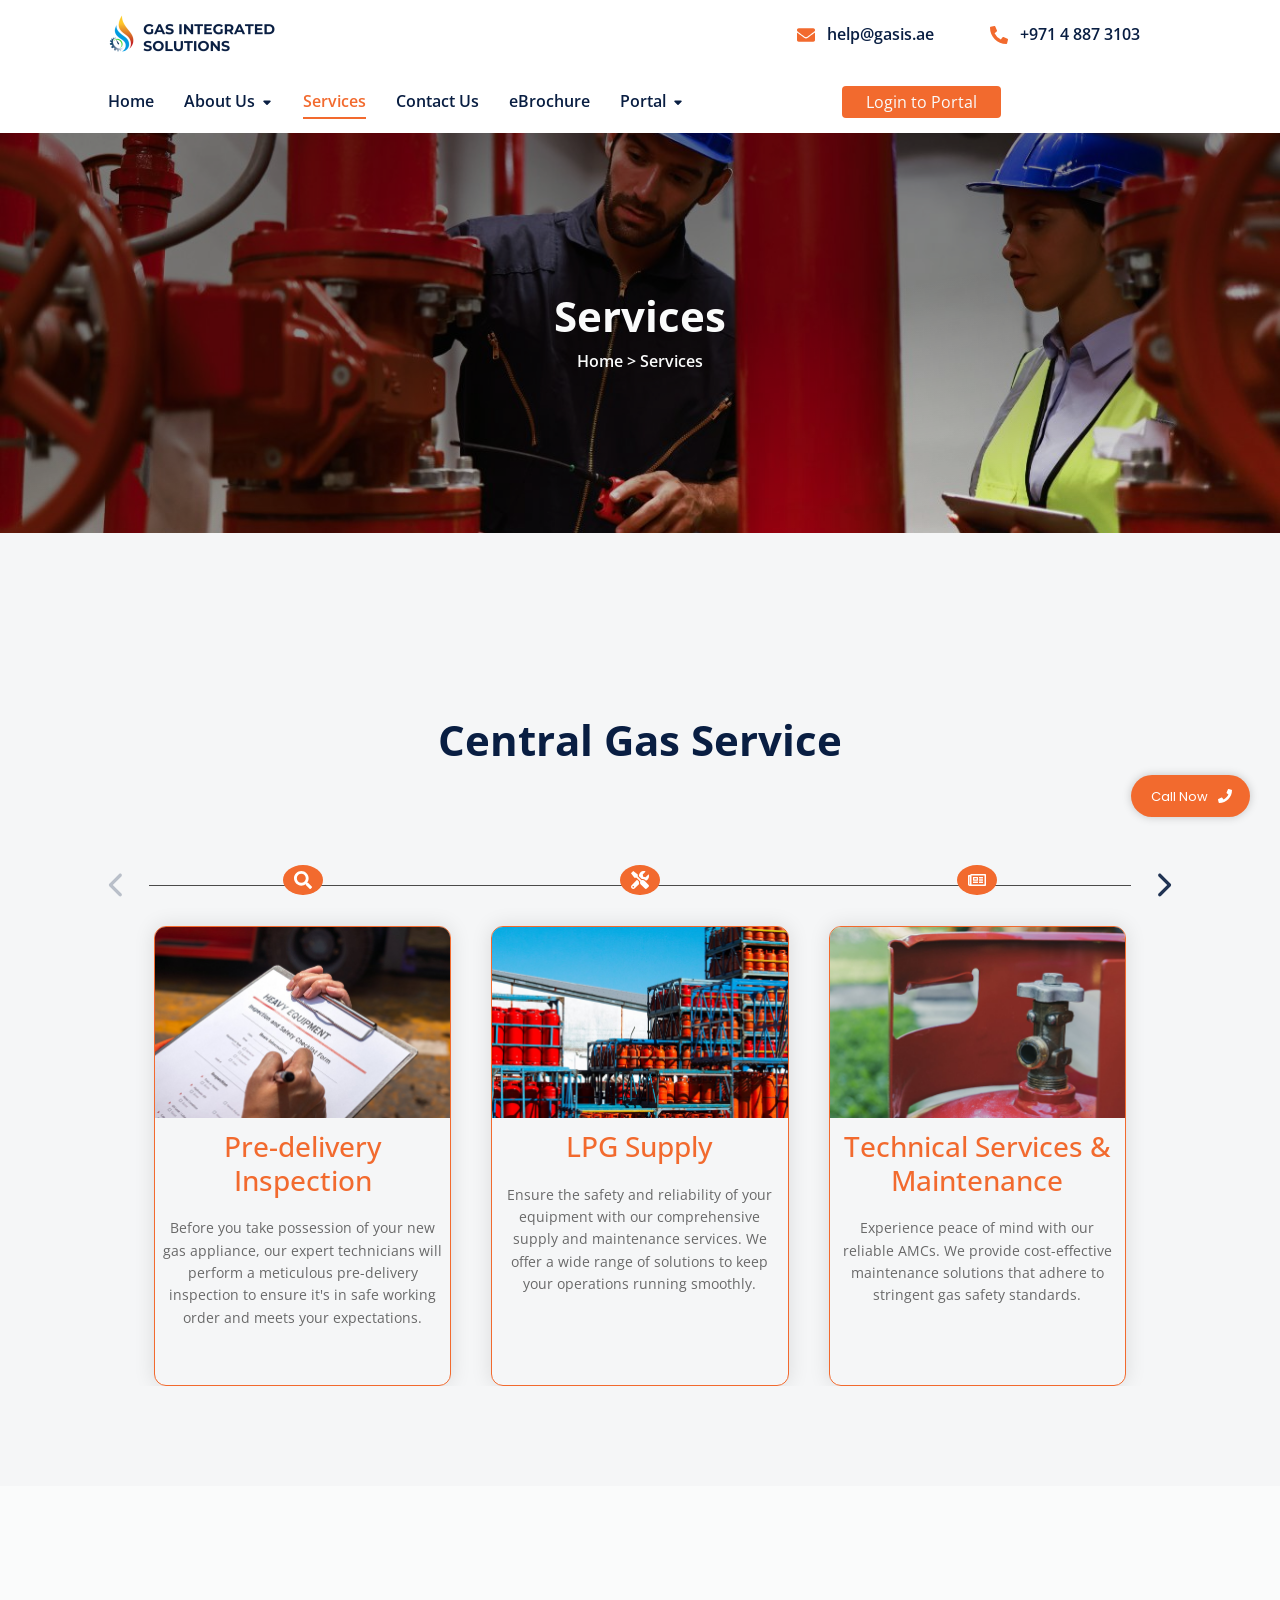
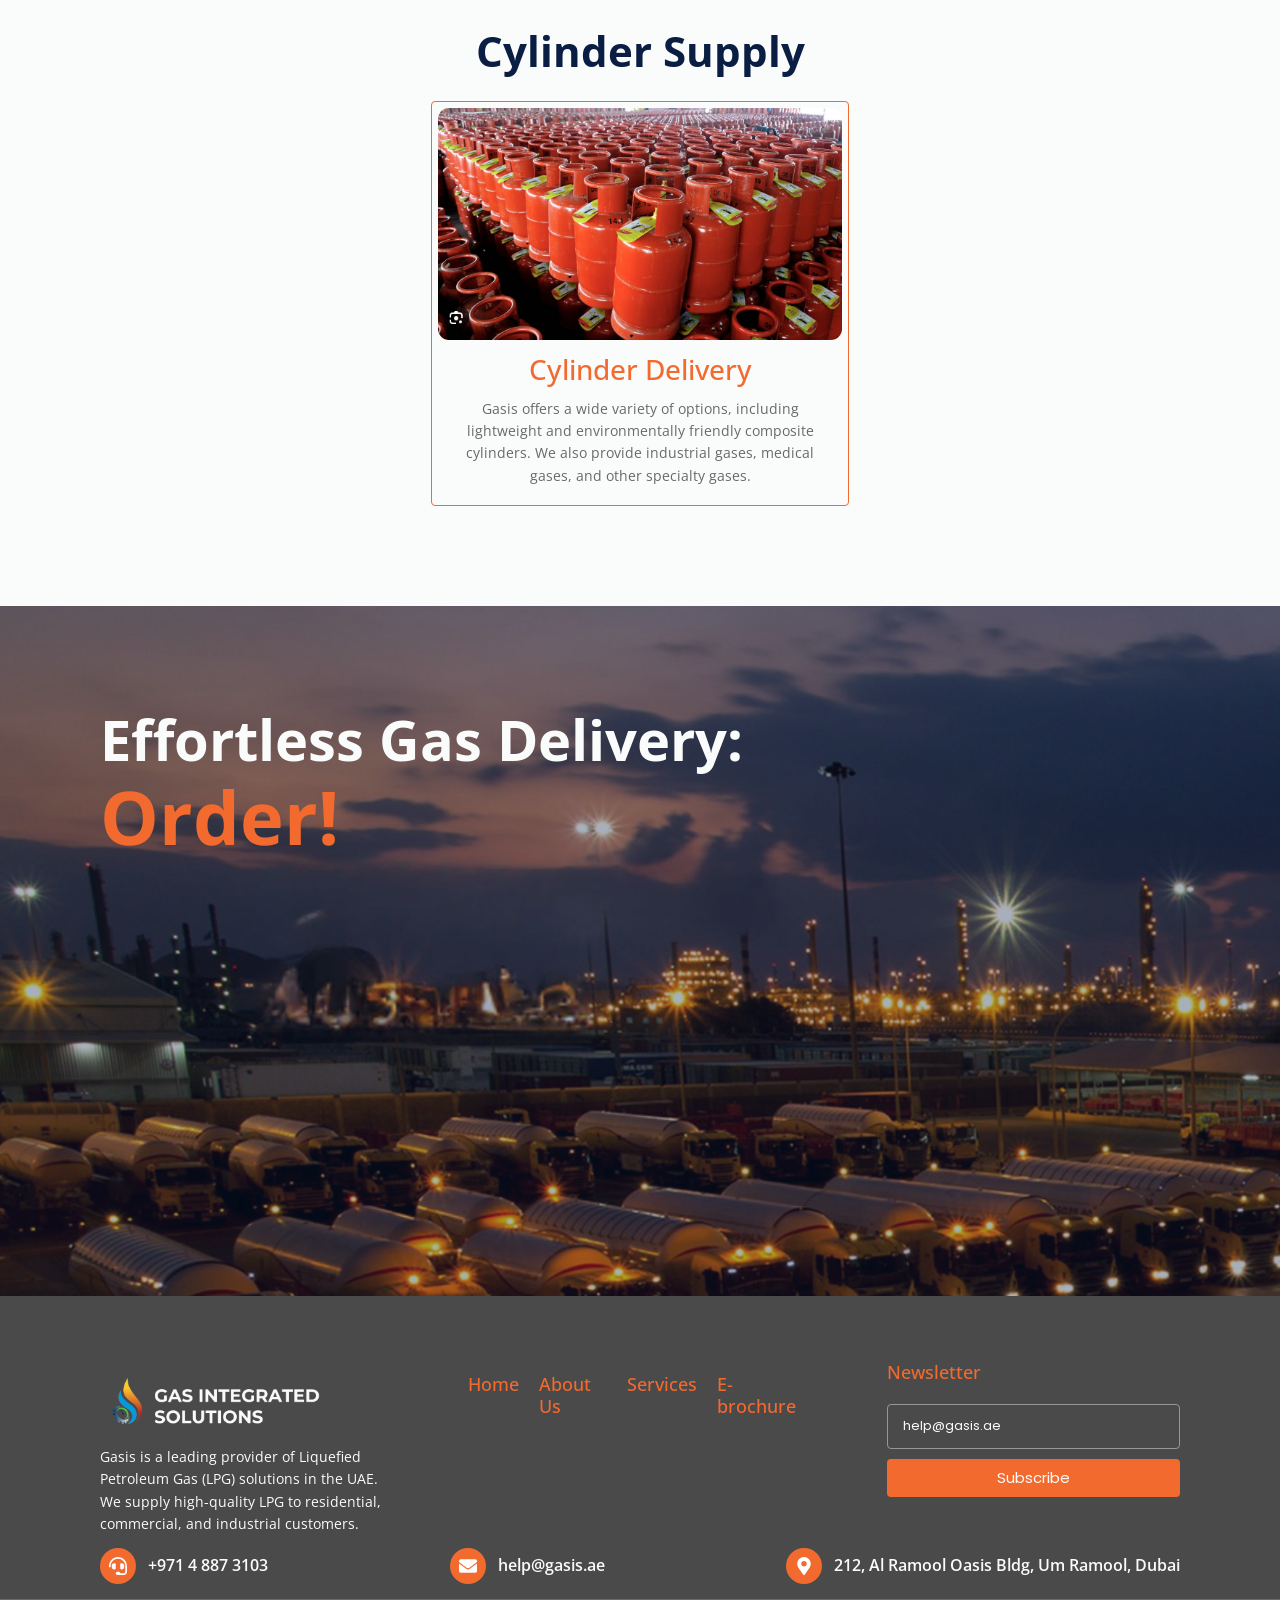
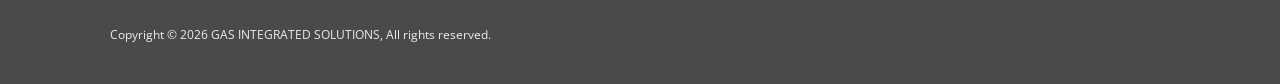
<file: services/index.html>
<!DOCTYPE html>
<html lang="en" class="no-js">
<head>
  <meta charset="utf-8">
  <meta name="viewport" content="width=device-width, initial-scale=1">
  <title>Services – Gas Integrated Solutions</title>
  <meta name="description" content="Central gas services, LPG supply, technical maintenance, metering and billing, and cylinder delivery across Dubai from Gas Integrated Solutions.">
  <link rel="canonical" href="https://gasis.ae/services/">
  <meta property="og:type" content="website">
  <meta property="og:site_name" content="Gas Integrated Solutions">
  <meta property="og:title" content="Services – Gas Integrated Solutions">
  <meta property="og:description" content="Central gas services, LPG supply, technical maintenance, metering and billing, and cylinder delivery across Dubai from Gas Integrated Solutions.">
  <meta property="og:url" content="https://gasis.ae/services/">
  <meta property="og:image" content="https://gasis.ae/assets/img/hero-team.jpg">
  <meta name="theme-color" content="#F26A2E">
  <link rel="icon" href="/assets/img/favicon.png" type="image/png">
  <link rel="apple-touch-icon" href="/assets/img/favicon.png">
  <link rel="preload" href="/assets/fonts/OpenSans-400-latin.woff2" as="font" type="font/woff2" crossorigin>
  <link rel="preload" href="/assets/fonts/OpenSans-600-latin.woff2" as="font" type="font/woff2" crossorigin>
  <link rel="preload" href="/assets/fonts/OpenSans-700-latin.woff2" as="font" type="font/woff2" crossorigin>
  <link rel="stylesheet" href="/assets/css/fonts.css">
  <link rel="stylesheet" href="/assets/css/style.css">
  <script>document.documentElement.className = document.documentElement.className.replace('no-js', 'js');</script>
</head>
<body class="page-services">
<header class="site-header">
  <div class="topbar container">
    <a class="logo" href="/" aria-label="Gas Integrated Solutions — home">
      <img src="/assets/img/logo.png" alt="Gas Integrated Solutions" width="200" height="50">
    </a>
    <div class="topbar-contact">
      <a class="contact-item" href="mailto:help@gasis.ae"><svg class="icon icon-envelope" viewBox="0 0 512 512" aria-hidden="true" focusable="false"><path d="M502.3 190.8c3.9-3.1 9.7-.2 9.7 4.7V400c0 26.5-21.5 48-48 48H48c-26.5 0-48-21.5-48-48V195.6c0-5 5.7-7.8 9.7-4.7 22.4 17.4 52.1 39.5 154.1 113.6 21.1 15.4 56.7 47.8 92.2 47.6 35.7.3 72-32.8 92.3-47.6 102-74.1 131.6-96.3 154-113.7zM256 320c23.2.4 56.6-29.2 73.4-41.4 132.7-96.3 142.8-104.7 173.4-128.7 5.8-4.5 9.2-11.5 9.2-18.9v-19c0-26.5-21.5-48-48-48H48C21.5 64 0 85.5 0 112v19c0 7.4 3.4 14.3 9.2 18.9 30.6 23.9 40.7 32.4 173.4 128.7 16.8 12.2 50.2 41.8 73.4 41.4z"/></svg><span>help@gasis.ae</span></a>
      <a class="contact-item" href="tel:+97148873103"><svg class="icon icon-phone-alt" viewBox="0 0 512 512" aria-hidden="true" focusable="false"><path d="M497.39 361.8l-112-48a24 24 0 0 0-28 6.9l-49.6 60.6A370.66 370.66 0 0 1 130.6 204.11l60.6-49.6a23.94 23.94 0 0 0 6.9-28l-48-112A24.16 24.16 0 0 0 122.6.61l-104 24A24 24 0 0 0 0 48c0 256.5 207.9 464 464 464a24 24 0 0 0 23.4-18.6l24-104a24.29 24.29 0 0 0-14.01-27.6z"/></svg><span>+971 4 887 3103</span></a>
    </div>
  </div>
  <div class="navbar container">
    <nav class="main-nav" aria-label="Main navigation">
      <button class="nav-toggle" type="button" aria-expanded="false" aria-controls="primary-menu">
        <span></span><span></span><span></span><span class="sr-only">Menu</span>
      </button>
      <ul id="primary-menu" class="menu">
        <li class="menu-item">
          <a class="menu-link" href="/">Home</a>
        </li>
        <li class="menu-item has-children">
          <a class="menu-link" href="/about-us/">About Us<svg class="icon icon-caret-down" viewBox="0 0 320 512" aria-hidden="true" focusable="false"><path d="M137.4 374.6c12.5 12.5 32.8 12.5 45.3 0l128-128c9.2-9.2 11.9-22.9 6.9-34.9s-16.6-19.8-29.6-19.8L32 192c-12.9 0-24.6 7.8-29.6 19.8s-2.2 25.7 6.9 34.9l128 128z"/></svg></a>
          <ul class="sub-menu">
            <li><a href="/about-us/">About Gasis</a></li>
            <li><a href="/message-from-management/">Message from MD</a></li>
          </ul>
        </li>
        <li class="menu-item">
          <a class="menu-link is-active" href="/services/" aria-current="page">Services</a>
        </li>
        <li class="menu-item">
          <a class="menu-link" href="/contact-us/">Contact Us</a>
        </li>
        <li class="menu-item">
          <a class="menu-link" href="/GIS%20Company%20Profile.pdf">eBrochure</a>
        </li>
        <li class="menu-item has-children">
          <a class="menu-link" href="https://erp.gasis.ae/login#login">Portal<svg class="icon icon-caret-down" viewBox="0 0 320 512" aria-hidden="true" focusable="false"><path d="M137.4 374.6c12.5 12.5 32.8 12.5 45.3 0l128-128c9.2-9.2 11.9-22.9 6.9-34.9s-16.6-19.8-29.6-19.8L32 192c-12.9 0-24.6 7.8-29.6 19.8s-2.2 25.7 6.9 34.9l128 128z"/></svg></a>
          <ul class="sub-menu">
            <li><a href="https://billing.gasis.ae/Account/SignUp">Registration</a></li>
            <li><a href="https://billing.gasis.ae/Account/Login">Login</a></li>
          </ul>
        </li>
      </ul>
    </nav>
    <div class="nav-cta">
      <a class="btn btn-portal" href="https://billing.gasis.ae/Account/Login">Login to Portal</a>
    </div>
  </div>
</header>
<main id="main">
<section class="page-banner" style="background-image:url('/assets/img/services-banner.jpg')">
  <h1>Services</h1>
  <p class="breadcrumb"><a href="/">Home</a> &gt; Services</p>
</section>

<section class="central-gas" aria-labelledby="central-title">
  <h2 id="central-title">Central Gas Service</h2>

  <div class="timeline">
    <div class="timeline-line" aria-hidden="true"></div>
    <button class="timeline-nav timeline-prev" type="button" aria-label="Previous"><svg class="icon icon-chevron-left" viewBox="0 0 320 512" aria-hidden="true" focusable="false"><path d="M9.4 233.4c-12.5 12.5-12.5 32.8 0 45.3l192 192c12.5 12.5 32.8 12.5 45.3 0s12.5-32.8 0-45.3L77.3 256 246.6 86.6c12.5-12.5 12.5-32.8 0-45.3s-32.8-12.5-45.3 0l-192 192z"/></svg></button>
    <button class="timeline-nav timeline-next" type="button" aria-label="Next"><svg class="icon icon-chevron-right" viewBox="0 0 320 512" aria-hidden="true" focusable="false"><path d="M310.6 233.4c12.5 12.5 12.5 32.8 0 45.3l-192 192c-12.5 12.5-32.8 12.5-45.3 0s-12.5-32.8 0-45.3L242.7 256 73.4 86.6c-12.5-12.5-12.5-32.8 0-45.3s32.8-12.5 45.3 0l192 192z"/></svg></button>
    <div class="timeline-viewport">
      <div class="timeline-track">
        <article class="timeline-item">
          <div class="timeline-icon"><svg class="icon icon-search" viewBox="0 0 512 512" aria-hidden="true" focusable="false"><path d="M505 442.7L405.3 343c-4.5-4.5-10.6-7-17-7H372c27.6-35.3 44-79.7 44-128C416 93.1 322.9 0 208 0S0 93.1 0 208s93.1 208 208 208c48.3 0 92.7-16.4 128-44v16.3c0 6.4 2.5 12.5 7 17l99.7 99.7c9.4 9.4 24.6 9.4 33.9 0l28.3-28.3c9.4-9.4 9.4-24.6.1-34zM208 336c-70.7 0-128-57.2-128-128 0-70.7 57.2-128 128-128 70.7 0 128 57.2 128 128 0 70.7-57.2 128-128 128z"/></svg></div>
          <div class="timeline-card">
            <img src="/assets/img/service-inspection.jpg" width="1366" height="768" alt="" loading="lazy">
            <h3>Pre-delivery Inspection</h3>
            <p>Before you take possession of your new gas appliance, our expert technicians will perform a meticulous pre-delivery inspection to ensure it's in safe working order and meets your expectations.</p>
          </div>
        </article>
        <article class="timeline-item">
          <div class="timeline-icon"><svg class="icon icon-tools" viewBox="0 0 512 512" aria-hidden="true" focusable="false"><path d="M501.1 395.7L384 278.6c-23.1-23.1-57.6-27.6-85.4-13.9L192 158.1V96L64 0 0 64l96 128h62.1l106.6 106.6c-13.6 27.8-9.2 62.3 13.9 85.4l117.1 117.1c14.6 14.6 38.2 14.6 52.7 0l52.7-52.7c14.5-14.6 14.5-38.2 0-52.7zM331.7 225c28.3 0 54.9 11 74.9 31l19.4 19.4c15.8-6.9 30.8-16.5 43.8-29.5 37.1-37.1 49.7-89.3 37.9-136.7-2.2-9-13.5-12.1-20.1-5.5l-74.4 74.4-67.9-11.3L334 98.9l74.4-74.4c6.6-6.6 3.4-17.9-5.7-20.2-47.4-11.7-99.6.9-136.6 37.9-28.5 28.5-41.9 66.1-41.2 103.6l82.1 82.1c8.1-1.9 16.5-2.9 24.7-2.9zm-103.9 82l-56.7-56.7L18.7 402.8c-25 25-25 65.5 0 90.5s65.5 25 90.5 0l123.6-123.6c-7.6-19.9-9.9-41.6-5-62.7zM64 472c-13.2 0-24-10.8-24-24 0-13.3 10.7-24 24-24s24 10.7 24 24c0 13.2-10.7 24-24 24z"/></svg></div>
          <div class="timeline-card">
            <img src="/assets/img/service-lpg-supply.jpg" width="1366" height="768" alt="" loading="lazy">
            <h3>LPG Supply</h3>
            <p>Ensure the safety and reliability of your equipment with our comprehensive supply and maintenance services. We offer a wide range of solutions to keep your operations running smoothly.</p>
          </div>
        </article>
        <article class="timeline-item">
          <div class="timeline-icon"><svg class="icon icon-newspaper" viewBox="0 0 576 512" aria-hidden="true" focusable="false"><path d="M552 64H112c-20.858 0-38.643 13.377-45.248 32H24c-13.255 0-24 10.745-24 24v272c0 30.928 25.072 56 56 56h496c13.255 0 24-10.745 24-24V88c0-13.255-10.745-24-24-24zM48 392V144h16v248c0 4.411-3.589 8-8 8s-8-3.589-8-8zm480 8H111.422c.374-2.614.578-5.283.578-8V112h416v288zM172 280h136c6.627 0 12-5.373 12-12v-96c0-6.627-5.373-12-12-12H172c-6.627 0-12 5.373-12 12v96c0 6.627 5.373 12 12 12zm28-80h80v40h-80v-40zm-40 140v-24c0-6.627 5.373-12 12-12h136c6.627 0 12 5.373 12 12v24c0 6.627-5.373 12-12 12H172c-6.627 0-12-5.373-12-12zm192 0v-24c0-6.627 5.373-12 12-12h104c6.627 0 12 5.373 12 12v24c0 6.627-5.373 12-12 12H364c-6.627 0-12-5.373-12-12zm0-144v-24c0-6.627 5.373-12 12-12h104c6.627 0 12 5.373 12 12v24c0 6.627-5.373 12-12 12H364c-6.627 0-12-5.373-12-12zm0 72v-24c0-6.627 5.373-12 12-12h104c6.627 0 12 5.373 12 12v24c0 6.627-5.373 12-12 12H364c-6.627 0-12-5.373-12-12z"/></svg></div>
          <div class="timeline-card">
            <img src="/assets/img/service-maintenance.jpg" width="1366" height="768" alt="" loading="lazy">
            <h3>Technical Services &amp; Maintenance</h3>
            <p>Experience peace of mind with our reliable AMCs. We provide cost-effective maintenance solutions that adhere to stringent gas safety standards.</p>
          </div>
        </article>
        <article class="timeline-item">
          <div class="timeline-icon"><svg class="icon icon-tachometer-alt" viewBox="0 0 576 512" aria-hidden="true" focusable="false"><path d="M288 32C128.94 32 0 160.94 0 320c0 52.8 14.25 102.26 39.06 144.8 5.61 9.62 16.3 15.2 27.44 15.2h443c11.14 0 21.83-5.58 27.44-15.2C561.75 422.26 576 372.8 576 320c0-159.06-128.94-288-288-288zm0 64c14.71 0 26.58 10.13 30.32 23.65-1.11 2.26-2.64 4.23-3.45 6.67l-9.22 27.67c-5.13 3.49-10.97 6.01-17.64 6.01-17.67 0-32-14.33-32-32S270.33 96 288 96zM96 384c-17.67 0-32-14.33-32-32s14.33-32 32-32 32 14.33 32 32-14.33 32-32 32zm48-160c-17.67 0-32-14.33-32-32s14.33-32 32-32 32 14.33 32 32-14.33 32-32 32zm246.77-72.41l-61.33 184C343.13 347.33 352 364.54 352 384c0 11.72-3.38 22.55-8.88 32H232.88c-5.5-9.45-8.88-20.28-8.88-32 0-33.94 26.5-61.43 59.9-63.59l61.34-184.01c4.17-12.56 17.73-19.45 30.36-15.17 12.57 4.19 19.35 17.79 15.17 30.36zm14.66 57.2l15.52-46.55c3.47-1.29 7.13-2.23 11.05-2.23 17.67 0 32 14.33 32 32s-14.33 32-32 32c-11.38-.01-20.89-6.28-26.57-15.22zM480 384c-17.67 0-32-14.33-32-32s14.33-32 32-32 32 14.33 32 32-14.33 32-32 32z"/></svg></div>
          <div class="timeline-card">
            <img src="/assets/img/service-metering.jpg" width="1366" height="768" alt="" loading="lazy">
            <h3>Meter &amp; Billing Services</h3>
            <p>Never lose track of your gas usage with our accurate and efficient metering and billing services. Our transparent system ensures you only pay for the gas you consume, making budget management a breeze.</p>
          </div>
        </article>
      </div>
    </div>
  </div>
</section>

<section class="cylinder-supply" aria-labelledby="cylinder-title">
  <h2 id="cylinder-title">Cylinder Supply</h2>
  <div class="image-box-row">
    <article class="image-box">
      <img src="/assets/img/service-cylinder-delivery.jpg" width="1114" height="642" alt="Composite LPG cylinders ready for delivery" loading="lazy">
      <h3>Cylinder Delivery</h3>
      <p>Gasis offers a wide variety of options, including lightweight and environmentally friendly composite cylinders. We also provide industrial gases, medical gases, and other specialty gases.</p>
    </article>
  </div>
</section>

<section class="delivery" aria-label="Effortless gas delivery">
  <div class="delivery-inner">
    <h2>Effortless Gas Delivery:<br>
      <span class="anim-words" data-hold="2000"><b>Order!</b><b>Refill!</b><b>Relax!</b></span>
    </h2>
  </div>
</section>
</main>
<footer class="site-footer">
  <div class="container footer-top">
    <div class="footer-brand">
      <a href="/" aria-label="Gas Integrated Solutions — home">
        <img src="/assets/img/logo-footer.png" alt="Gas Integrated Solutions" width="251" height="84" loading="lazy">
      </a>
      <p>Gasis is a leading provider of Liquefied Petroleum Gas (LPG) solutions in the UAE. We supply high-quality LPG to residential, commercial, and industrial customers.</p>
    </div>
    <nav class="footer-links" aria-label="Footer navigation">
      <a href="/">Home</a>
      <a href="/about-us/">About Us</a>
      <a href="/services/">Services</a>
      <a href="/GIS%20Company%20Profile.pdf">E-brochure</a>
    </nav>
    <div class="footer-newsletter">
      <h2 class="footer-heading">Newsletter</h2>
      <form class="newsletter-form" data-form="newsletter" novalidate>
        <input type="email" name="email" placeholder="help@gasis.ae" aria-label="Your email address" autocomplete="email" required>
        <button type="submit" data-loading="Subscribing...">Subscribe</button>
        <p class="form-message" role="status" aria-live="polite"></p>
      </form>
    </div>
  </div>

  <div class="container footer-contact">
    <a class="footer-contact-item" href="tel:+97148873103"><span class="circle-icon"><svg class="icon icon-headset" viewBox="0 0 512 512" aria-hidden="true" focusable="false"><path d="M192 208c0-17.67-14.33-32-32-32h-16c-35.35 0-64 28.65-64 64v48c0 35.35 28.65 64 64 64h16c17.67 0 32-14.33 32-32V208zm176 144c35.35 0 64-28.65 64-64v-48c0-35.35-28.65-64-64-64h-16c-17.67 0-32 14.33-32 32v112c0 17.67 14.33 32 32 32h16zM256 0C113.18 0 4.58 118.83 0 256v16c0 8.84 7.16 16 16 16h16c8.84 0 16-7.16 16-16v-16c0-114.69 93.31-208 208-208s208 93.31 208 208h-.12c.08 2.43.12 165.72.12 165.72 0 23.35-18.93 42.28-42.28 42.28H320c0-26.51-21.49-48-48-48h-32c-26.51 0-48 21.49-48 48s21.49 48 48 48h181.72c49.86 0 90.28-40.42 90.28-90.28V256C507.42 118.83 398.82 0 256 0z"/></svg></span><span>+971 4 887 3103</span></a>
    <a class="footer-contact-item" href="mailto:help@gasis.ae"><span class="circle-icon"><svg class="icon icon-envelope" viewBox="0 0 512 512" aria-hidden="true" focusable="false"><path d="M502.3 190.8c3.9-3.1 9.7-.2 9.7 4.7V400c0 26.5-21.5 48-48 48H48c-26.5 0-48-21.5-48-48V195.6c0-5 5.7-7.8 9.7-4.7 22.4 17.4 52.1 39.5 154.1 113.6 21.1 15.4 56.7 47.8 92.2 47.6 35.7.3 72-32.8 92.3-47.6 102-74.1 131.6-96.3 154-113.7zM256 320c23.2.4 56.6-29.2 73.4-41.4 132.7-96.3 142.8-104.7 173.4-128.7 5.8-4.5 9.2-11.5 9.2-18.9v-19c0-26.5-21.5-48-48-48H48C21.5 64 0 85.5 0 112v19c0 7.4 3.4 14.3 9.2 18.9 30.6 23.9 40.7 32.4 173.4 128.7 16.8 12.2 50.2 41.8 73.4 41.4z"/></svg></span><span>help@gasis.ae</span></a>
    <span class="footer-contact-item"><span class="circle-icon"><svg class="icon icon-map-marker-alt" viewBox="0 0 384 512" aria-hidden="true" focusable="false"><path d="M172.268 501.67C26.97 291.031 0 269.413 0 192 0 85.961 85.961 0 192 0s192 85.961 192 192c0 77.413-26.97 99.031-172.268 309.67-9.535 13.774-29.93 13.773-39.464 0zM192 272c44.183 0 80-35.817 80-80s-35.817-80-80-80-80 35.817-80 80 35.817 80 80 80z"/></svg></span><span>212, Al Ramool Oasis Bldg, Um Ramool, Dubai</span></span>
  </div>

  <hr class="footer-divider">

  <div class="container footer-bottom">
    <p>Copyright © <span data-year>2026</span> GAS INTEGRATED SOLUTIONS, All rights reserved.</p>
  </div>
</footer>

<a class="call-now" href="tel:+97148833967"><span>Call Now</span><svg class="icon icon-phone" viewBox="0 0 512 512" aria-hidden="true" focusable="false"><path d="M493.4 24.6l-104-24c-11.3-2.6-22.9 3.3-27.5 13.9l-48 112c-4.2 9.8-1.4 21.3 6.9 28l60.6 49.6c-36 76.7-98.9 140.5-177.2 177.2l-49.6-60.6c-6.8-8.3-18.2-11.1-28-6.9l-112 48C3.9 366.5-2 378.1.6 389.4l24 104C27.1 504.2 36.7 512 48 512c256.1 0 464-207.5 464-464 0-11.2-7.7-20.9-18.6-23.4z"/></svg></a>
<button class="back-to-top" type="button" aria-label="Back to top"><svg class="icon icon-chevron-up" viewBox="0 0 448 512" aria-hidden="true" focusable="false"><path d="M240.971 130.524l194.343 194.343c9.373 9.373 9.373 24.569 0 33.941l-22.667 22.667c-9.357 9.357-24.522 9.375-33.901.04L224 227.495 69.255 381.516c-9.379 9.335-24.544 9.317-33.901-.04l-22.667-22.667c-9.373-9.373-9.373-24.569 0-33.941L207.03 130.525c9.372-9.373 24.568-9.373 33.941-.001z"/></svg></button>
<script src="/assets/js/config.js"></script>
<script src="/assets/js/main.js" defer></script>
</body>
</html>
</file>
<file: assets/css/fonts.css>
@font-face {
  font-family: 'Open Sans';
  font-style: normal;
  font-weight: 400;
  font-stretch: 100%;
  font-display: swap;
  src: url(../fonts/OpenSans-400-latin-ext.woff2) format('woff2');
  unicode-range: U+0100-02BA, U+02BD-02C5, U+02C7-02CC, U+02CE-02D7, U+02DD-02FF, U+0304, U+0308, U+0329, U+1D00-1DBF, U+1E00-1E9F, U+1EF2-1EFF, U+2020, U+20A0-20AB, U+20AD-20C0, U+2113, U+2C60-2C7F, U+A720-A7FF;
}
@font-face {
  font-family: 'Open Sans';
  font-style: normal;
  font-weight: 400;
  font-stretch: 100%;
  font-display: swap;
  src: url(../fonts/OpenSans-400-latin.woff2) format('woff2');
  unicode-range: U+0000-00FF, U+0131, U+0152-0153, U+02BB-02BC, U+02C6, U+02DA, U+02DC, U+0304, U+0308, U+0329, U+2000-206F, U+20AC, U+2122, U+2191, U+2193, U+2212, U+2215, U+FEFF, U+FFFD;
}
@font-face {
  font-family: 'Open Sans';
  font-style: normal;
  font-weight: 500;
  font-stretch: 100%;
  font-display: swap;
  src: url(../fonts/OpenSans-500-latin-ext.woff2) format('woff2');
  unicode-range: U+0100-02BA, U+02BD-02C5, U+02C7-02CC, U+02CE-02D7, U+02DD-02FF, U+0304, U+0308, U+0329, U+1D00-1DBF, U+1E00-1E9F, U+1EF2-1EFF, U+2020, U+20A0-20AB, U+20AD-20C0, U+2113, U+2C60-2C7F, U+A720-A7FF;
}
@font-face {
  font-family: 'Open Sans';
  font-style: normal;
  font-weight: 500;
  font-stretch: 100%;
  font-display: swap;
  src: url(../fonts/OpenSans-500-latin.woff2) format('woff2');
  unicode-range: U+0000-00FF, U+0131, U+0152-0153, U+02BB-02BC, U+02C6, U+02DA, U+02DC, U+0304, U+0308, U+0329, U+2000-206F, U+20AC, U+2122, U+2191, U+2193, U+2212, U+2215, U+FEFF, U+FFFD;
}
@font-face {
  font-family: 'Open Sans';
  font-style: normal;
  font-weight: 600;
  font-stretch: 100%;
  font-display: swap;
  src: url(../fonts/OpenSans-600-latin-ext.woff2) format('woff2');
  unicode-range: U+0100-02BA, U+02BD-02C5, U+02C7-02CC, U+02CE-02D7, U+02DD-02FF, U+0304, U+0308, U+0329, U+1D00-1DBF, U+1E00-1E9F, U+1EF2-1EFF, U+2020, U+20A0-20AB, U+20AD-20C0, U+2113, U+2C60-2C7F, U+A720-A7FF;
}
@font-face {
  font-family: 'Open Sans';
  font-style: normal;
  font-weight: 600;
  font-stretch: 100%;
  font-display: swap;
  src: url(../fonts/OpenSans-600-latin.woff2) format('woff2');
  unicode-range: U+0000-00FF, U+0131, U+0152-0153, U+02BB-02BC, U+02C6, U+02DA, U+02DC, U+0304, U+0308, U+0329, U+2000-206F, U+20AC, U+2122, U+2191, U+2193, U+2212, U+2215, U+FEFF, U+FFFD;
}
@font-face {
  font-family: 'Open Sans';
  font-style: normal;
  font-weight: 700;
  font-stretch: 100%;
  font-display: swap;
  src: url(../fonts/OpenSans-700-latin-ext.woff2) format('woff2');
  unicode-range: U+0100-02BA, U+02BD-02C5, U+02C7-02CC, U+02CE-02D7, U+02DD-02FF, U+0304, U+0308, U+0329, U+1D00-1DBF, U+1E00-1E9F, U+1EF2-1EFF, U+2020, U+20A0-20AB, U+20AD-20C0, U+2113, U+2C60-2C7F, U+A720-A7FF;
}
@font-face {
  font-family: 'Open Sans';
  font-style: normal;
  font-weight: 700;
  font-stretch: 100%;
  font-display: swap;
  src: url(../fonts/OpenSans-700-latin.woff2) format('woff2');
  unicode-range: U+0000-00FF, U+0131, U+0152-0153, U+02BB-02BC, U+02C6, U+02DA, U+02DC, U+0304, U+0308, U+0329, U+2000-206F, U+20AC, U+2122, U+2191, U+2193, U+2212, U+2215, U+FEFF, U+FFFD;
}
@font-face {
  font-family: 'Poppins';
  font-style: normal;
  font-weight: 400;
  font-display: swap;
  src: url(../fonts/Poppins-400-latin-ext.woff2) format('woff2');
  unicode-range: U+0100-02BA, U+02BD-02C5, U+02C7-02CC, U+02CE-02D7, U+02DD-02FF, U+0304, U+0308, U+0329, U+1D00-1DBF, U+1E00-1E9F, U+1EF2-1EFF, U+2020, U+20A0-20AB, U+20AD-20C0, U+2113, U+2C60-2C7F, U+A720-A7FF;
}
@font-face {
  font-family: 'Poppins';
  font-style: normal;
  font-weight: 400;
  font-display: swap;
  src: url(../fonts/Poppins-400-latin.woff2) format('woff2');
  unicode-range: U+0000-00FF, U+0131, U+0152-0153, U+02BB-02BC, U+02C6, U+02DA, U+02DC, U+0304, U+0308, U+0329, U+2000-206F, U+20AC, U+2122, U+2191, U+2193, U+2212, U+2215, U+FEFF, U+FFFD;
}
@font-face {
  font-family: 'Poppins';
  font-style: normal;
  font-weight: 500;
  font-display: swap;
  src: url(../fonts/Poppins-500-latin-ext.woff2) format('woff2');
  unicode-range: U+0100-02BA, U+02BD-02C5, U+02C7-02CC, U+02CE-02D7, U+02DD-02FF, U+0304, U+0308, U+0329, U+1D00-1DBF, U+1E00-1E9F, U+1EF2-1EFF, U+2020, U+20A0-20AB, U+20AD-20C0, U+2113, U+2C60-2C7F, U+A720-A7FF;
}
@font-face {
  font-family: 'Poppins';
  font-style: normal;
  font-weight: 500;
  font-display: swap;
  src: url(../fonts/Poppins-500-latin.woff2) format('woff2');
  unicode-range: U+0000-00FF, U+0131, U+0152-0153, U+02BB-02BC, U+02C6, U+02DA, U+02DC, U+0304, U+0308, U+0329, U+2000-206F, U+20AC, U+2122, U+2191, U+2193, U+2212, U+2215, U+FEFF, U+FFFD;
}
@font-face {
  font-family: 'Poppins';
  font-style: normal;
  font-weight: 600;
  font-display: swap;
  src: url(../fonts/Poppins-600-latin-ext.woff2) format('woff2');
  unicode-range: U+0100-02BA, U+02BD-02C5, U+02C7-02CC, U+02CE-02D7, U+02DD-02FF, U+0304, U+0308, U+0329, U+1D00-1DBF, U+1E00-1E9F, U+1EF2-1EFF, U+2020, U+20A0-20AB, U+20AD-20C0, U+2113, U+2C60-2C7F, U+A720-A7FF;
}
@font-face {
  font-family: 'Poppins';
  font-style: normal;
  font-weight: 600;
  font-display: swap;
  src: url(../fonts/Poppins-600-latin.woff2) format('woff2');
  unicode-range: U+0000-00FF, U+0131, U+0152-0153, U+02BB-02BC, U+02C6, U+02DA, U+02DC, U+0304, U+0308, U+0329, U+2000-206F, U+20AC, U+2122, U+2191, U+2193, U+2212, U+2215, U+FEFF, U+FFFD;
}
@font-face {
  font-family: 'Poppins';
  font-style: normal;
  font-weight: 700;
  font-display: swap;
  src: url(../fonts/Poppins-700-latin-ext.woff2) format('woff2');
  unicode-range: U+0100-02BA, U+02BD-02C5, U+02C7-02CC, U+02CE-02D7, U+02DD-02FF, U+0304, U+0308, U+0329, U+1D00-1DBF, U+1E00-1E9F, U+1EF2-1EFF, U+2020, U+20A0-20AB, U+20AD-20C0, U+2113, U+2C60-2C7F, U+A720-A7FF;
}
@font-face {
  font-family: 'Poppins';
  font-style: normal;
  font-weight: 700;
  font-display: swap;
  src: url(../fonts/Poppins-700-latin.woff2) format('woff2');
  unicode-range: U+0000-00FF, U+0131, U+0152-0153, U+02BB-02BC, U+02C6, U+02DA, U+02DC, U+0304, U+0308, U+0329, U+2000-206F, U+20AC, U+2122, U+2191, U+2193, U+2212, U+2215, U+FEFF, U+FFFD;
}
</file>
<file: assets/css/style.css>
/* ==========================================================================
   Gas Integrated Solutions (gasis.ae) — site stylesheet
   Design tokens taken from the original Elementor kit.
   ========================================================================== */

:root {
  --primary: #009BE0;
  --secondary: #4A4A4A;
  --text: #091E42;
  --accent: #F26A2E;
  --light: #FAFBFB;
  --gray: #969696;
  --gray-2: #EDEDED;
  --gray-3: #696969;
  --bg: #F5F6F7;
  --font: "Open Sans", -apple-system, BlinkMacSystemFont, "Segoe UI", Roboto, Arial, sans-serif;
  --font-alt: "Poppins", -apple-system, BlinkMacSystemFont, "Segoe UI", Roboto, Arial, sans-serif;
  --pad: 100px;
  --max: 1420px;
}
@media (max-width: 1200px) { :root { --pad: 60px; } }
@media (max-width: 1024px) { :root { --pad: 40px; } }
@media (max-width: 767px)  { :root { --pad: 20px; } }

/* ---------- Reset / base ---------- */
*, *::before, *::after { box-sizing: border-box; }
html { -webkit-text-size-adjust: 100%; scroll-behavior: smooth; }
@media (prefers-reduced-motion: reduce) { html { scroll-behavior: auto; } }
body {
  margin: 0;
  font-family: var(--font);
  font-size: 16px;
  line-height: 1.6;
  color: var(--text);
  background: #fff;
  overflow-x: hidden;
}
img { max-width: 100%; height: auto; display: block; }
a { color: inherit; text-decoration: none; }
h1, h2, h3, h4, h5, h6 { margin: 0; font-family: var(--font); color: var(--text); }
h1 { font-size: 56px; font-weight: 700; line-height: 1.2; }
h2 { font-size: 42px; font-weight: 700; line-height: 1.2; }
h3 { font-size: 34px; font-weight: 600; line-height: 1.4; }
h4 { font-size: 28px; font-weight: 500; line-height: 1.4; color: var(--secondary); }
p { margin: 0; }
ul { margin: 0; padding: 0; list-style: none; }
button { font: inherit; cursor: pointer; }
input, textarea, button { font-family: inherit; }
.sr-only {
  position: absolute; width: 1px; height: 1px; padding: 0; margin: -1px;
  overflow: hidden; clip: rect(0, 0, 0, 0); white-space: nowrap; border: 0;
}
.icon { width: 1em; height: 1em; fill: currentColor; display: inline-block; vertical-align: middle; flex: none; }

.container { width: 100%; max-width: var(--max); margin: 0 auto; padding-left: var(--pad); padding-right: var(--pad); }

.eyebrow { font-size: 18px; font-weight: 700; line-height: 1.4; color: var(--accent); }

/* ---------- Buttons ---------- */
.btn {
  display: inline-flex; align-items: center; justify-content: center; gap: 8px;
  background: var(--accent); color: var(--light);
  font-size: 14px; font-weight: 400; line-height: 1;
  padding: 12px 24px; border-radius: 4px; border: 0;
  transition: background-color .4s ease, color .4s ease, transform .2s ease;
  white-space: nowrap;
}
.btn:hover, .btn:focus-visible { background: var(--primary); color: #fff; }
.btn .icon { font-size: 18px; }
.btn-portal { font-size: 16px; padding: 8px 24px; }

/* ---------- Header ---------- */
.site-header { background: #fff; position: relative; z-index: 50; }
.topbar { display: flex; align-items: center; justify-content: space-between; min-height: 70px; padding-top: 10px; padding-bottom: 10px; }
.logo img { width: 200px; height: 50px; object-fit: contain; }
.topbar-contact { display: flex; align-items: center; gap: 56px; padding-right: 40px; }
.contact-item { display: inline-flex; align-items: center; gap: 12px; font-size: 16px; font-weight: 600; color: var(--text); line-height: 1.2; }
.contact-item .icon { font-size: 18px; color: var(--accent); }

.navbar { display: flex; align-items: center; justify-content: space-between; min-height: 63px; padding-top: 10px; padding-bottom: 10px; gap: 8px; }
.main-nav { flex: 0 1 67%; position: relative; }
.nav-cta { flex: 1 1 auto; padding-left: 10px; }

.menu { display: flex; align-items: center; gap: 14px; }
.menu > li { position: relative; }
.menu-link {
  display: inline-flex; align-items: center; gap: 6px;
  font-size: 16px; font-weight: 600; color: var(--text); line-height: 1.2;
  padding: 8px 8px; position: relative; transition: color .2s ease;
}
.menu-link::after {
  content: ""; position: absolute; left: 8px; right: 8px; bottom: 0; height: 2px;
  background: var(--accent); opacity: 0; transform: translateY(4px); transition: opacity .2s ease, transform .2s ease;
}
.menu > li:hover > .menu-link::after, .menu-link:focus-visible::after, .menu-link.is-active::after { opacity: 1; transform: none; }
.menu-link.is-active { color: var(--accent); }
.menu-link .icon-caret-down { font-size: 12px; color: var(--text); }

.sub-menu {
  position: absolute; top: 100%; left: 0; min-width: 220px; z-index: 60;
  border: 1px solid var(--accent); background: var(--bg);
  opacity: 0; visibility: hidden; transform: translateY(6px);
  transition: opacity .2s ease, transform .2s ease, visibility .2s;
  box-shadow: 0 10px 30px rgba(0, 0, 0, .08);
}
.menu > li:hover > .sub-menu, .menu > li:focus-within > .sub-menu, .menu > li.is-open > .sub-menu { opacity: 1; visibility: visible; transform: none; }
.sub-menu a {
  display: block; padding: 18px; background: var(--bg);
  font-size: 16px; font-weight: 500; line-height: 1.2; color: var(--text); white-space: nowrap;
  transition: background-color .2s ease, color .2s ease;
}
.sub-menu a:hover, .sub-menu a.is-active { background: var(--accent); color: #fff; }

.nav-toggle {
  display: none; background: none; border: 0; padding: 8px; width: 44px; height: 40px;
  flex-direction: column; justify-content: center; gap: 5px;
}
.nav-toggle span:not(.sr-only) { display: block; width: 25px; height: 2px; background: var(--text); transition: transform .3s ease, opacity .3s ease; }
.nav-toggle[aria-expanded="true"] span:nth-child(1) { transform: translateY(7px) rotate(45deg); }
.nav-toggle[aria-expanded="true"] span:nth-child(2) { opacity: 0; }
.nav-toggle[aria-expanded="true"] span:nth-child(3) { transform: translateY(-7px) rotate(-45deg); }

@media (max-width: 1024px) {
  .topbar-contact { gap: 24px; padding-right: 0; }
  .navbar { position: relative; }
  .nav-toggle { display: flex; }
  .main-nav { flex: 0 0 auto; position: static; }
  .menu {
    display: none; position: absolute; left: 0; right: 0; top: 100%;
    flex-direction: column; align-items: stretch; gap: 0;
    background: var(--light); border-top: 1px solid var(--gray-2); box-shadow: 0 12px 30px rgba(0, 0, 0, .12); z-index: 60;
  }
  .menu.is-open { display: flex; }
  .menu > li { border-bottom: 1px solid var(--gray-2); }
  .menu-link { display: flex; justify-content: center; width: 100%; padding: 12px 10px; }
  .menu-link::after { display: none; }
  .menu-link.is-active { background: var(--accent); color: #fff; }
  .menu-link.is-active .icon-caret-down { color: #fff; }
  .sub-menu {
    position: static; opacity: 1; visibility: visible; transform: none; border: 0; box-shadow: none;
    min-width: 0; background: transparent; display: none;
  }
  .menu > li.is-open > .sub-menu { display: block; }
  .sub-menu a { text-align: center; font-size: 13px; padding: 12px 10px; background: #fff; border-top: 1px solid var(--gray-2); }
}
@media (max-width: 767px) {
  .topbar { flex-wrap: wrap; gap: 8px 16px; }
  .logo img { width: 170px; height: 43px; }
  .topbar-contact { width: 100%; justify-content: flex-start; gap: 20px; flex-wrap: wrap; }
  .contact-item { font-size: 14px; gap: 8px; }
  .btn-portal { font-size: 14px; padding: 8px 16px; }
}

/* ---------- Hero (home) ---------- */
.hero {
  position: relative; min-height: 80vh; display: flex; align-items: center; justify-content: center;
  padding: 0 var(--pad); overflow: hidden; background: #1d1d1d;
}
.hero-slides { position: absolute; inset: 0; z-index: 0; }
.hero-slides .slide {
  position: absolute; inset: 0; background-size: cover; background-position: center;
  opacity: 0; transition: opacity 2s ease; will-change: opacity, transform;
}
.hero-slides .slide.is-active { opacity: 1; animation: kenburns-out 7s linear forwards; }
@keyframes kenburns-out { from { transform: scale(1.2); } to { transform: scale(1); } }
.hero-overlay {
  position: absolute; inset: 0; z-index: 1;
  background: linear-gradient(170deg, #1D1D1D 50%, rgba(242, 41, 91, 0) 100%);
  opacity: .66; mix-blend-mode: multiply;
}
.hero-content { position: relative; z-index: 2; text-align: center; color: var(--light); display: flex; flex-direction: column; gap: 8px; }
.hero-title { font-size: 56px; font-weight: 700; line-height: 1.2; color: var(--light); }
.hero-subtitle { font-size: 36px; font-weight: 400; line-height: 1.4; color: var(--light); }
@media (max-width: 1200px) { .hero { min-height: 83vh; padding-top: 20px; padding-bottom: 20px; } }
@media (max-width: 1024px) { .hero { min-height: 85vh; } .hero-title { font-size: 44px; } .hero-subtitle { font-size: 26px; } }
@media (max-width: 767px)  { .hero { min-height: 91vh; } .hero-title { font-size: 34px; } .hero-subtitle { font-size: 20px; } }

/* ---------- About (home) ---------- */
.about { display: flex; align-items: stretch; min-height: 520px; margin-top: 100px; }
.about-media { flex: 0 0 48%; display: flex; align-items: flex-start; justify-content: center; }
.about-media img { width: 500px; height: 500px; max-width: 100%; border-radius: 10px; object-fit: cover; }
.about-text { flex: 1 1 52%; display: flex; flex-direction: column; justify-content: center; gap: 4px; padding: 40px; }
.about-text h2 { font-size: 42px; line-height: 1.2; }
.about-text p:not(.eyebrow) { color: var(--secondary); margin-top: 8px; }
.about-text .btn { align-self: flex-start; margin-top: 20px; min-width: 130px; padding: 12px 16px; }
@media (max-width: 1024px) {
  .about { flex-direction: column; margin-top: 60px; min-height: 0; }
  .about-media { flex-basis: auto; }
  .about-media img { width: 100%; max-width: 500px; height: auto; aspect-ratio: 1; }
  .about-text { padding: 30px 0 0; }
  .about-text h2 { font-size: 34px; }
}

/* ---------- Expertise cards (home) ---------- */
.expertise { background: var(--bg); margin-top: 100px; padding-bottom: 120px; }
.section-heading { padding: 120px 100px 20px; display: flex; flex-direction: column; gap: 4px; }
.section-heading h2 { font-size: 42px; line-height: 1.1; }
.cards {
  display: grid; grid-template-columns: repeat(3, minmax(0, 295px)); justify-content: center;
  gap: 80px 60px; padding: 20px 100px 0;
}
.card {
  background: rgba(243, 221, 211, .67); border: 1px solid var(--accent); border-radius: 12px;
  padding: 20px; text-align: center; display: flex; flex-direction: column; align-items: center;
  transition: transform .3s ease, box-shadow .3s ease;
}
.card:hover { transform: translateY(-4px); box-shadow: 0 10px 30px rgba(242, 106, 46, .15); }
.card img { width: 30%; max-width: 76px; height: auto; }
.card h3 { font-size: 22px; font-weight: 600; line-height: 1.5; letter-spacing: -.8px; color: var(--accent); margin: 0 0 4px; }
.card p { font-size: 16px; line-height: 1.6; color: var(--text); }
@media (max-width: 1200px) { .section-heading, .cards { padding-left: 40px; padding-right: 40px; } .cards { gap: 50px 40px; } }
@media (max-width: 1024px) { .cards { grid-template-columns: repeat(2, minmax(0, 320px)); } .section-heading { padding-top: 80px; } }
@media (max-width: 767px) {
  .expertise { margin-top: 60px; padding-bottom: 60px; }
  .section-heading, .cards { padding-left: 0; padding-right: 0; }
  .section-heading { padding-top: 60px; }
  .section-heading h2 { font-size: 32px; }
  .cards { grid-template-columns: minmax(0, 340px); gap: 30px; }
}

/* ---------- Services (home) ---------- */
.services-home { display: flex; gap: 36px; margin-top: 100px; }
.service-boxes { flex: 0 0 55%; display: flex; flex-direction: column; gap: 20px; padding: 10px; margin-top: 50px; }
.service-box {
  background: #fff; border: 1px solid var(--accent); border-radius: 4px;
  box-shadow: 0 0 20px rgba(206, 206, 206, .5); padding: 28px 28px 70px; text-align: left;
}
.service-box .icon { font-size: 30px; color: var(--accent); margin-bottom: 12px; display: block; }
.service-box h3 { font-size: 22px; font-weight: 500; line-height: 1.5; color: var(--text); margin-bottom: 4px; }
.service-box p { font-size: 14px; line-height: 1.6; color: var(--secondary); }
.services-text { flex: 1 1 auto; display: flex; flex-direction: column; justify-content: center; gap: 8px; padding: 10px; }
.services-text h2 { font-size: 42px; line-height: 1.1; }
.services-text p:not(.eyebrow) { color: var(--secondary); }
.services-text .btn { align-self: flex-start; margin-top: 12px; }
@media (max-width: 1024px) {
  .services-home { flex-direction: column-reverse; gap: 20px; margin-top: 60px; }
  .service-boxes { flex-basis: auto; margin-top: 0; padding: 0; }
  .service-box { padding: 28px; }
  .services-text { padding: 0; }
  .services-text h2 { font-size: 34px; }
}

/* ---------- CTA (home) ---------- */
.cta {
  margin-top: 100px; min-height: 463px; display: flex; align-items: center; justify-content: center;
  background: #F7F7F7 url("/assets/img/cta-refinery.jpg") center / cover no-repeat; padding: 40px var(--pad);
}
.cta-card {
  width: 663px; max-width: 100%; background: var(--bg); border-radius: 20px; padding: 30px 20px;
  text-align: center; display: flex; flex-direction: column; align-items: center; gap: 8px;
}
.cta-card h2 { font-size: 42px; font-weight: 500; line-height: 1.2; }
.cta-card .btn { margin-top: 12px; padding: 12px 16px; }
@media (max-width: 1024px) { .cta { margin-top: 60px; } .cta-card h2 { font-size: 32px; } }
@media (max-width: 767px)  { .cta { min-height: 360px; } .cta-card h2 { font-size: 26px; } }

/* ---------- Footer ---------- */
.site-footer { background: var(--secondary); color: var(--light); padding: 60px 0 30px; position: relative; z-index: 3; }
.footer-top { display: flex; justify-content: space-between; gap: 8px; }
.footer-brand { flex: 0 0 300px; }
.footer-brand img { width: 251px; height: 84px; object-fit: contain; }
.footer-brand p { font-size: 14px; line-height: 1.6; color: var(--light); margin-top: 6px; }
.footer-links { flex: 1 1 auto; display: flex; justify-content: space-evenly; align-items: flex-start; padding: 18px 60px 0; gap: 20px; }
.footer-links a { font-size: 18px; font-weight: 500; line-height: 1.2; color: var(--accent); transition: color .2s ease; }
.footer-links a:hover { color: #fff; }
.footer-newsletter { flex: 0 0 313px; padding: 6px 0 0 20px; display: flex; flex-direction: column; gap: 20px; }
.footer-heading { font-size: 18px; font-weight: 500; line-height: 1.2; color: var(--accent); }
.newsletter-form { display: flex; flex-direction: column; gap: 10px; }
.newsletter-form input {
  height: 45px; padding: 0 15px; border: 1px solid var(--gray); border-radius: 4px; background: transparent;
  color: var(--light); font-family: var(--font-alt); font-size: 13px; transition: border-color .1s ease;
}
.newsletter-form input::placeholder { color: var(--light); opacity: 1; }
.newsletter-form input:focus { outline: none; border-color: var(--accent); }
.newsletter-form button {
  height: 38px; border: 0; border-radius: 4px; background: var(--accent); color: var(--light);
  font-family: var(--font-alt); font-size: 15px; transition: background-color .1s ease;
}
.newsletter-form button:hover { background: var(--primary); color: #fff; }
.form-message { font-size: 13px; min-height: 1em; color: var(--accent); }
.form-message.is-error { color: #FF3434; }
.form-message:empty { display: none; }

.footer-contact { display: flex; justify-content: space-between; gap: 24px; margin-top: 12px; flex-wrap: wrap; }
.footer-contact-item { display: inline-flex; align-items: center; gap: 12px; font-size: 16px; font-weight: 600; line-height: 1.2; color: var(--light); }
.circle-icon { width: 36px; height: 36px; border-radius: 50%; background: var(--accent); color: #fff; display: inline-flex; align-items: center; justify-content: center; flex: none; }
.circle-icon .icon { font-size: 18px; }
.footer-divider { border: 0; border-top: 1px solid var(--gray-3); margin: 15px 0; }
.footer-bottom p { font-size: 12px; line-height: 1.6; color: var(--gray-2); padding: 10px; }
@media (max-width: 1200px) { .footer-links { padding: 18px 20px 0; } }
@media (max-width: 1024px) {
  .footer-top { flex-wrap: wrap; gap: 30px; }
  .footer-brand { flex-basis: 100%; }
  .footer-links { flex: 1 1 auto; justify-content: flex-start; padding: 0; gap: 30px; flex-wrap: wrap; }
  .footer-newsletter { flex: 1 1 300px; padding: 0; }
  .footer-contact { flex-direction: column; gap: 16px; }
}

/* Fixed helpers */
.call-now {
  position: fixed; right: 30px; bottom: 83px; z-index: 9999;
  display: inline-flex; align-items: center; gap: 10px; height: 42px; padding: 0 18px 0 20px;
  background: var(--accent); color: #fff; border-radius: 50px; box-shadow: 0 0 10px rgba(0, 0, 0, .2);
  font-family: var(--font-alt); font-size: 13px; line-height: 1; transition: background-color .2s ease, transform .2s ease;
}
.call-now:hover { background: var(--primary); transform: translateY(-2px); }
.call-now .icon { font-size: 14px; }
.back-to-top {
  position: fixed; right: 30px; bottom: 30px; z-index: 9999; width: 46px; height: 46px; border-radius: 50%;
  background: #fff; border: 1px solid var(--accent); color: var(--accent);
  display: inline-flex; align-items: center; justify-content: center; box-shadow: 0 0 10px rgba(0, 0, 0, .13);
  opacity: 0; visibility: hidden; transform: translateY(10px); transition: opacity .2s ease, transform .2s ease, visibility .2s;
}
.back-to-top.is-visible { opacity: 1; visibility: visible; transform: none; }
.back-to-top .icon { font-size: 14px; }
@media (max-width: 767px) { .call-now { right: 16px; bottom: 76px; } .back-to-top { right: 16px; bottom: 20px; } }

/* ---------- Page banner (inner pages) ---------- */
.page-banner {
  position: relative; min-height: 400px; display: flex; flex-direction: column; align-items: center; justify-content: center;
  gap: 8px; padding: 10px; text-align: center; background-position: center; background-size: cover; background-repeat: no-repeat; background-color: #1d1d1d;
}
.page-banner::before {
  content: ""; position: absolute; inset: 0;
  background: linear-gradient(170deg, #1D1D1D 50%, rgba(242, 41, 91, 0) 100%); opacity: .5; mix-blend-mode: multiply;
}
.page-banner > * { position: relative; }
.page-banner h1 { font-size: 42px; font-weight: 700; line-height: 1.2; color: var(--light); }
.page-banner .breadcrumb { font-size: 16px; font-weight: 600; color: var(--light); }
.page-banner .breadcrumb a:hover { color: var(--accent); }
@media (max-width: 767px) { .page-banner { min-height: 300px; } .page-banner h1 { font-size: 32px; } }

/* ---------- Partner CTA (About + MD pages) ---------- */
.partner {
  position: relative; min-height: 660px; padding: 10px; display: flex; align-items: stretch;
  background: #fff url("/assets/img/partner-stove.jpg") center / cover no-repeat;
}
.partner::before { content: ""; position: absolute; inset: 0; background: var(--secondary); mix-blend-mode: multiply; }
.partner-inner { position: relative; flex: 1; padding: 100px; display: flex; flex-direction: column; gap: 10px; }
.partner h2 { font-family: var(--font-alt); font-size: 40px; font-weight: 700; line-height: 1.1; color: var(--accent); }
.partner p { font-size: 16px; color: var(--light); }
.partner .btn { align-self: flex-start; margin-top: 16px; }
@media (max-width: 1024px) { .partner { min-height: 404px; } .partner-inner { padding: 50px var(--pad); } .partner h2 { font-size: 32px; } }

/* ---------- About page ---------- */
.about-intro { display: flex; gap: 40px; margin-top: 100px; }
.about-intro-media { flex: 0 0 48%; padding: 0 10px; }
.about-intro-media img { width: 100%; height: 500px; object-fit: cover; }
.about-intro-text { flex: 1 1 52%; display: flex; flex-direction: column; gap: 4px; padding: 40px 0 0 40px; }
.about-intro-text h2 { font-size: 42px; line-height: 1.2; }
.about-intro-text p:not(.eyebrow) { color: var(--gray-3); max-width: 453px; margin-top: 12px; }

.counters {
  display: flex; background: var(--light); border: 4px solid var(--accent); border-radius: 4px;
  box-shadow: 0 0 12px 4px rgba(39, 27, 21, .28);
  margin: -120px 0 100px auto; width: 780px; max-width: 100%; position: relative; z-index: 2;
}
.counter { flex: 1; padding: 20px 4px 22px; text-align: center; display: flex; flex-direction: column; gap: 8px; }
.counter + .counter { border-left: 4px solid var(--accent); }
.counter-number { font-size: 56px; font-weight: 500; line-height: 1.2; color: var(--text); }
.counter-title { font-size: 18px; font-weight: 600; line-height: 1.6; color: var(--accent); }

.tabs { padding: 10px; }
.tabs-inner { box-shadow: 0 0 25px rgba(166, 166, 166, .21); background: #fff; border-radius: 4px; padding: 0 0 20px; }
.tab-list { display: flex; }
.tab {
  flex: 1; display: inline-flex; align-items: center; justify-content: center; gap: 10px;
  padding: 30px 0; background: var(--light); border: 3px solid transparent; border-bottom: 0; border-radius: 4px 4px 0 0;
  font-size: 18px; font-weight: 500; color: var(--text); transition: background-color .2s ease;
}
.tab .icon { font-size: 16px; color: var(--accent); }
.tab:hover { background: #fff; }
.tab[aria-selected="true"] { border-color: var(--accent); background: #fff; }
.tab-panels { margin: 0 20px; border: 1px solid var(--accent); border-radius: 4px; padding: 20px 30px; }
.tab-panel { font-size: 16px; line-height: 1.6; color: #737373; }
.tab-panel[hidden] { display: none; }
.tab-panel.is-animated { animation: fadeIn .4s ease; }
@media (max-width: 1024px) {
  .about-intro { flex-direction: column; gap: 20px; margin-top: 60px; }
  .about-intro-media { flex-basis: auto; padding: 0; }
  .about-intro-media img { height: auto; }
  .about-intro-text { padding: 0; }
  .about-intro-text h2 { font-size: 34px; }
  .counters { margin: 30px 0 60px; width: 100%; }
  .counter-number { font-size: 40px; }
}
@media (max-width: 767px) {
  .counters { flex-direction: column; }
  .counter + .counter { border-left: 0; border-top: 4px solid var(--accent); }
  .tab { flex-direction: column; padding: 16px 0; font-size: 15px; gap: 6px; }
  .tab-panels { margin: 0 10px; padding: 16px; }
}

/* ---------- Message from MD page ---------- */
.md-message { display: flex; gap: 20px; padding-top: 100px; }
.md-text { flex: 0 0 49%; display: flex; flex-direction: column; gap: 8px; padding: 40px 0 40px 40px; }
.md-text .eyebrow { font-size: 18px; }
.md-text h2 { font-size: 42px; line-height: 1.2; margin-bottom: 12px; }
.md-text p { color: var(--gray-3); margin-bottom: 6px; }
.md-text p strong { color: var(--gray-3); font-weight: 700; }
.md-media { flex: 1 1 51%; padding: 80px 0 0 40px; }
.md-media img, .commitment-media img { width: 100%; height: 500px; object-fit: cover; border-radius: 4px; border: 1px solid var(--accent); }
.commitment { display: flex; gap: 20px; margin-top: 100px; }
.commitment-media { flex: 0 0 48%; padding: 20px 0; }
.commitment-media img { height: 415px; }
.commitment-text { flex: 1 1 52%; display: flex; flex-direction: column; gap: 20px; padding: 40px 0 40px 40px; }
.commitment-text h2 { font-size: 42px; line-height: 1.2; }
.commitment-text p { color: var(--gray-3); }
.icon-list li { display: flex; align-items: flex-start; gap: 10px; font-size: 16px; line-height: 1.8; color: var(--text); }
.icon-list li + li { margin-top: 4px; }
.icon-list .icon { font-size: 9px; color: var(--accent); margin-top: 10px; }
.commitment ~ .partner, .md-message ~ .partner { margin-top: 100px; }
@media (max-width: 1024px) {
  .md-message, .commitment { flex-direction: column; padding-top: 60px; margin-top: 0; }
  .commitment { margin-top: 40px; }
  .md-text, .md-media, .commitment-text, .commitment-media { flex-basis: auto; padding: 0; }
  .md-text h2, .commitment-text h2 { font-size: 34px; }
  .md-media img, .commitment-media img { height: auto; }
  .commitment { flex-direction: column-reverse; }
}

/* ---------- Services page ---------- */
.central-gas { background: var(--bg); padding: 100px var(--pad); display: flex; flex-direction: column; align-items: center; gap: 8px; }
.central-gas h2 { font-size: 42px; text-align: center; margin-top: 80px; line-height: 1.3; }
.timeline { width: 100%; max-width: var(--max); margin-top: 8px; position: relative; padding: 0 34px; }
.timeline-line { position: absolute; left: 49px; right: 49px; top: 101px; height: 1px; background: var(--secondary); }
.timeline-viewport { overflow: hidden; }
.timeline-track { display: flex; transition: transform .5s ease; }
.timeline-item { flex: 0 0 33.3333%; padding: 0 20px; display: flex; flex-direction: column; align-items: center; }
.timeline-icon {
  width: 40px; height: 40px; border-radius: 50%; background: var(--accent); color: #fff;
  display: inline-flex; align-items: center; justify-content: center; margin: 81px 0 31px; position: relative; z-index: 1;
}
.timeline-icon .icon { font-size: 18px; }
.timeline-card {
  width: 100%; background: var(--bg); border: 1px solid var(--accent); border-radius: 12px; overflow: hidden;
  box-shadow: 0 0 20px 1px rgba(0, 0, 0, .1); text-align: center; height: 100%;
}
.timeline-card img { width: 100%; height: 191px; object-fit: cover; }
.timeline-card h3 { font-size: 28px; font-weight: 500; line-height: 1.2; color: var(--accent); padding: 12px 8px; }
.timeline-card p { font-size: 14px; line-height: 1.6; color: var(--gray-3); padding: 8px 8px 24px; }
.timeline-nav {
  position: absolute; top: 84px; width: 34px; height: 34px; border: 0; background: transparent; padding: 0;
  display: inline-flex; align-items: center; justify-content: center; color: var(--text); opacity: .9; transition: color .2s ease, opacity .2s ease;
}
.timeline-nav:hover { color: var(--accent); }
.timeline-nav:disabled { opacity: .25; cursor: default; }
.timeline-nav .icon { font-size: 26px; }
.timeline-prev { left: 0; }
.timeline-next { right: 0; }
@media (max-width: 1024px) { .timeline-item { flex-basis: 50%; } .central-gas { padding-top: 60px; padding-bottom: 60px; } .central-gas h2 { margin-top: 20px; font-size: 34px; } }
@media (max-width: 767px)  { .timeline-item { flex-basis: 100%; } .timeline { padding: 0 24px; } .timeline-nav { top: 84px; } }

.cylinder-supply { background: var(--light); padding: 100px var(--pad); display: flex; flex-direction: column; align-items: center; gap: 24px; }
.cylinder-supply h2 { font-size: 42px; text-align: center; margin-top: 40px; }
.image-box-row { width: 100%; display: flex; justify-content: center; align-items: center; gap: 48px; }
.image-box {
  width: 418px; max-width: 100%; background: var(--light); border: 1px solid var(--accent); border-radius: 4px;
  padding: 6px; text-align: center; display: flex; flex-direction: column; align-items: center; gap: 8px;
}
.image-box img { width: 100%; height: 232px; object-fit: cover; border-radius: 11px; }
.image-box h3 { font-size: 28px; font-weight: 500; line-height: 1.5; color: var(--accent); }
.image-box p { font-size: 14px; line-height: 1.6; color: var(--gray-3); padding: 0 6px 12px; }
@media (max-width: 1024px) { .cylinder-supply { padding-top: 60px; padding-bottom: 60px; } .cylinder-supply h2 { margin-top: 0; font-size: 34px; } }

.delivery {
  position: relative; min-height: 690px; padding: 0 0 100px;
  background: #fff url("/assets/img/delivery-night.jpg") center / cover no-repeat;
}
.delivery::before { content: ""; position: absolute; inset: 0; background: rgba(9, 30, 66, .35); }
.delivery-inner { position: relative; padding: 100px var(--pad) 0; }
.delivery h2 { font-size: 56px; font-weight: 700; line-height: 1.2; color: var(--light); }
.anim-words { display: block; position: relative; height: 1.25em; font-size: 74px; color: var(--accent); line-height: 1.2; }
.anim-words b { position: absolute; left: 0; top: 0; opacity: 0; white-space: nowrap; }
.anim-words b.is-in { animation: zoom-in 1.2s ease forwards; }
.anim-words b.is-out { animation: zoom-out .8s ease forwards; }
@keyframes zoom-in  { from { opacity: 0; transform: scale(1.4); } to { opacity: 1; transform: scale(1); } }
@keyframes zoom-out { from { opacity: 1; transform: scale(1); } to { opacity: 0; transform: scale(.8); } }
@media (max-width: 1024px) { .delivery { min-height: 500px; padding-bottom: 60px; } .delivery-inner { padding-top: 60px; } .delivery h2 { font-size: 40px; } .anim-words { font-size: 54px; } }
@media (max-width: 767px)  { .delivery h2 { font-size: 30px; } .anim-words { font-size: 40px; } }

/* ---------- Contact page ---------- */
.contact-info { display: flex; align-items: center; gap: 8px; margin-top: 100px; }
.contact-info-item { flex: 1; display: flex; flex-direction: column; align-items: center; gap: 14px; padding: 10px; text-align: center; min-height: 160px; justify-content: center; }
.contact-info-item .circle-icon { width: 60px; height: 60px; }
.contact-info-item .circle-icon .icon { font-size: 24px; }
.contact-info-item span:last-child { font-size: 18px; font-weight: 600; line-height: 1.3; color: var(--text); }
a.contact-info-item:hover span:last-child { color: var(--accent); }
.contact-form-section { display: flex; gap: 20px; padding-top: 80px; padding-bottom: 80px; }
.contact-form-text { flex: 0 0 50%; display: flex; flex-direction: column; justify-content: center; gap: 4px; padding: 40px 40px 40px 0; }
.contact-form-text h2 { font-size: 42px; line-height: 1.2; }
.contact-form { flex: 1 1 50%; padding: 10px; display: flex; flex-direction: column; gap: 20px; }
.field { display: flex; flex-direction: column; }
.field label { font-size: 14px; color: var(--text); padding-bottom: 4px; }
.field input, .field textarea {
  width: 100%; background: var(--light); border: 1px solid #B1B1B1; border-radius: 4px; padding: 8px;
  font-size: 14px; color: var(--gray-3); min-height: 42px; transition: border-color .2s ease;
}
.field textarea { min-height: 175px; resize: vertical; }
.field input:focus, .field textarea:focus { outline: none; border-color: var(--accent); }
.contact-form .btn { width: 100%; height: 42px; font-size: 16px; padding: 8px 16px; }
.contact-form .btn.is-loading { opacity: .7; pointer-events: none; }
@media (max-width: 1024px) {
  .contact-info { flex-direction: column; margin-top: 60px; gap: 0; }
  .contact-info-item { min-height: 0; padding: 16px 10px; }
  .contact-form-section { flex-direction: column; padding-top: 40px; padding-bottom: 60px; }
  .contact-form-text { flex-basis: auto; padding: 0 0 20px; }
  .contact-form-text h2 { font-size: 32px; }
  .contact-form { padding: 0; }
}

/* ---------- Scroll animations ---------- */
.js [data-animate] { opacity: 0; }
.js [data-animate].animated { opacity: 1; animation-duration: 1.25s; animation-fill-mode: both; }
.js [data-animate="fadeIn"].animated { animation-name: fadeIn; }
.js [data-animate="fadeInUp"].animated { animation-name: fadeInUp; }
.js [data-animate="slideInRight"].animated { animation-name: slideInRight; }
@keyframes fadeIn { from { opacity: 0; } to { opacity: 1; } }
@keyframes fadeInUp { from { opacity: 0; transform: translate3d(0, 100%, 0); } to { opacity: 1; transform: none; } }
@keyframes slideInRight { from { transform: translate3d(100%, 0, 0); visibility: visible; } to { transform: none; } }
@media (prefers-reduced-motion: reduce) {
  .js [data-animate] { opacity: 1; }
  .js [data-animate].animated, .hero-slides .slide.is-active, .anim-words b, .tab-panel.is-animated { animation: none !important; }
}
</file>
